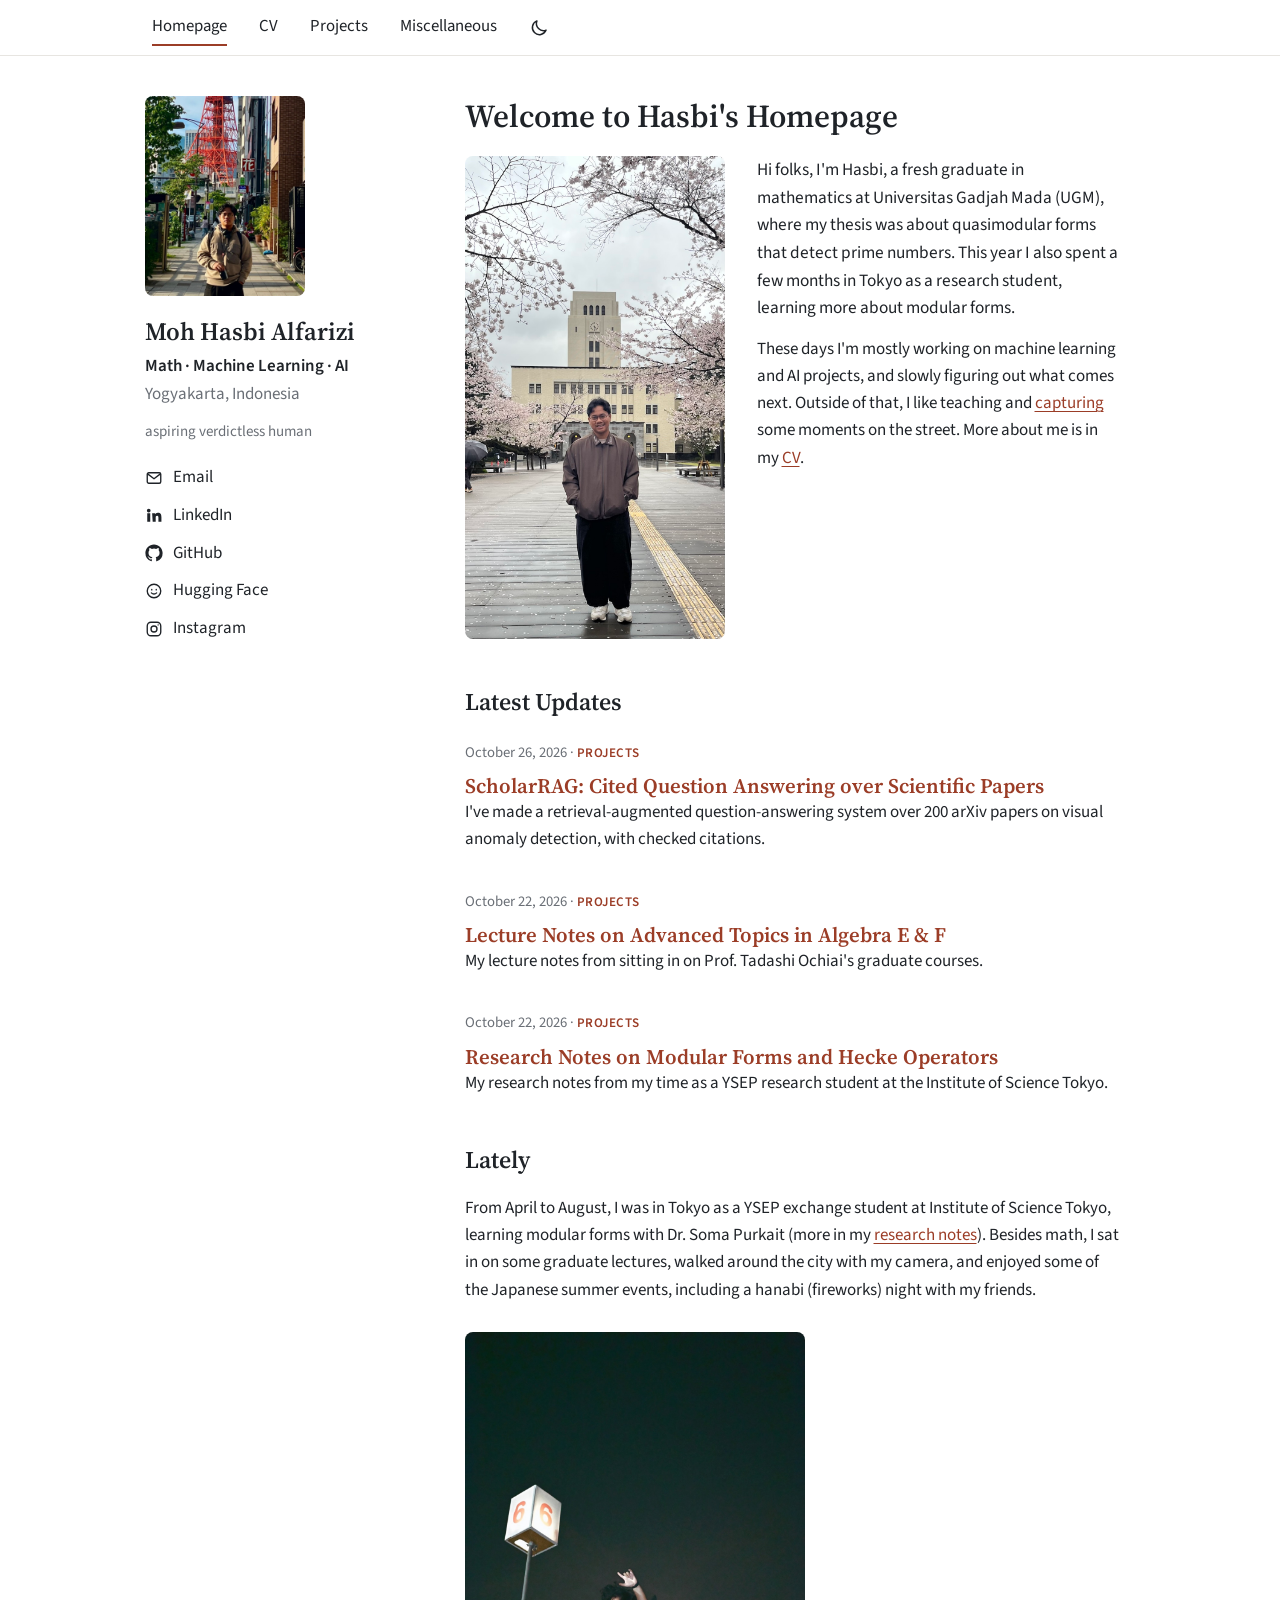
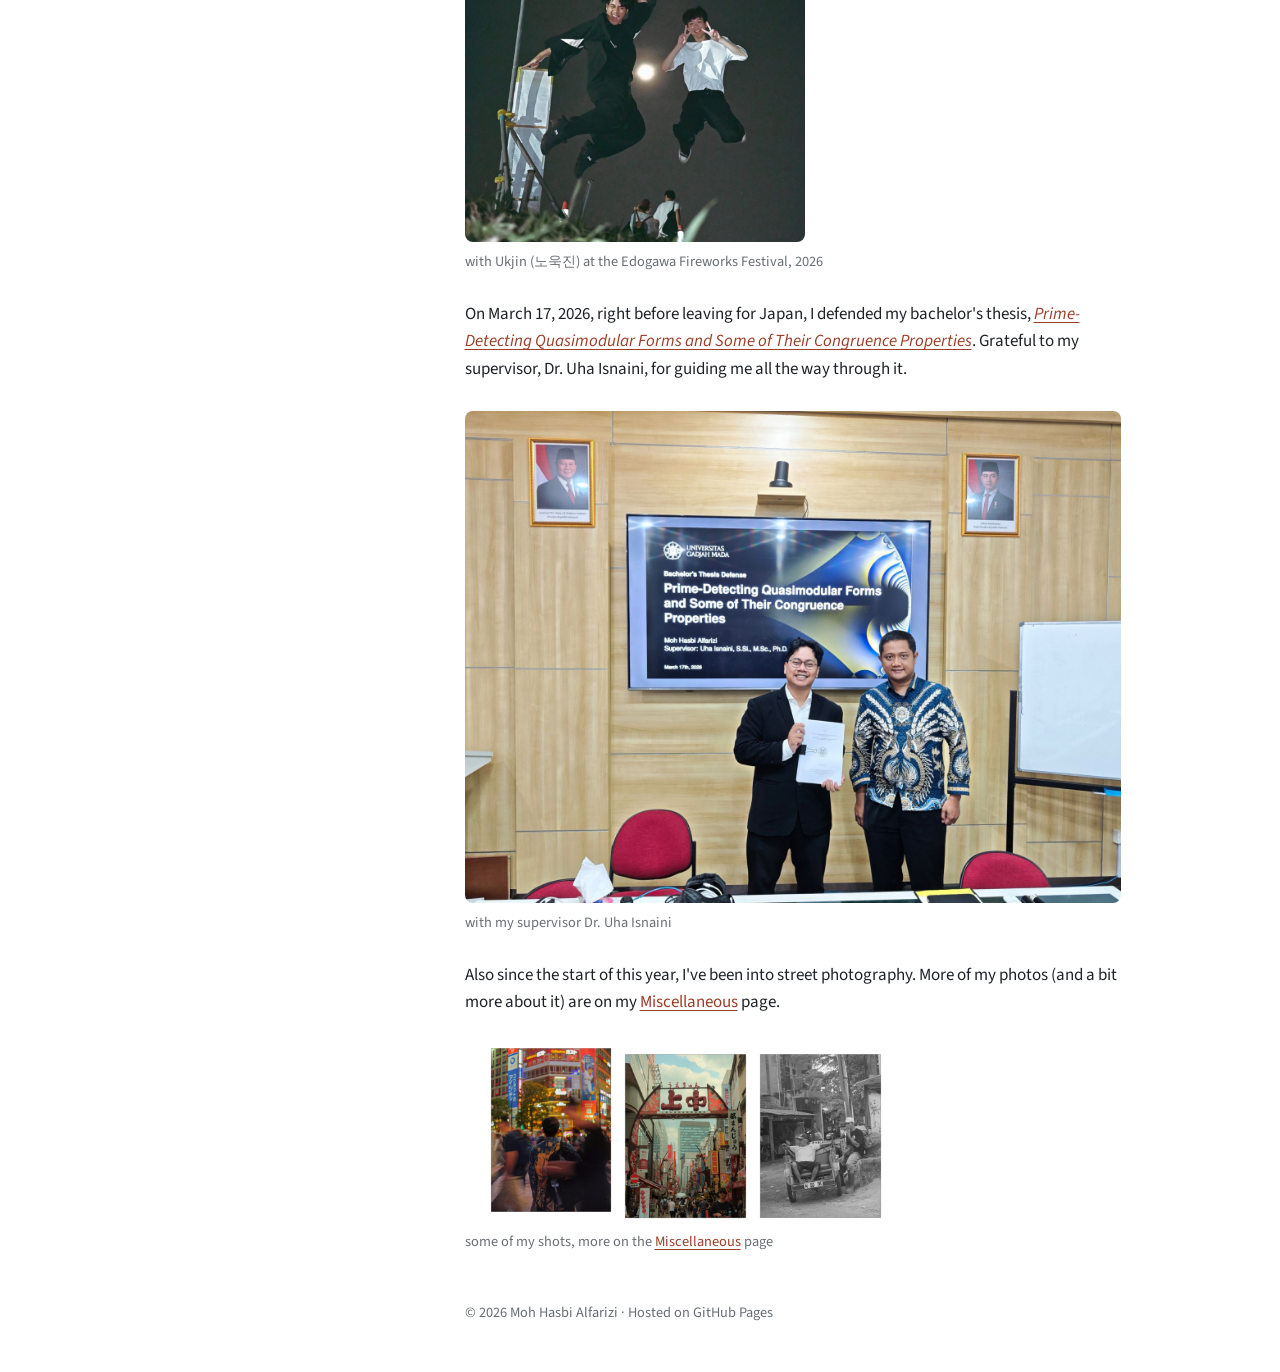
<file: index.html>
<!doctype html>
<html lang="en">
<head>
  <meta charset="utf-8">
  <meta name="viewport" content="width=device-width, initial-scale=1">
  <title>Homepage | Hasbi's Page</title>
  <meta name="description" content="Portfolio of Moh Hasbi Alfarizi, a Mathematics graduate from Universitas Gadjah Mada working on data, machine learning and AI.">
  <meta name="author" content="Moh Hasbi Alfarizi">
  <meta name="color-scheme" content="light dark">

  <!-- Preview card when the link is shared on LinkedIn, WhatsApp, etc. -->
  <meta property="og:type" content="website">
  <meta property="og:url" content="https://peanut2butter9.github.io/">
  <meta property="og:title" content="Hasbi's Page">
  <meta property="og:description" content="Mathematics graduate from UGM. Projects in data, machine learning and AI.">
  <meta property="og:image" content="https://peanut2butter9.github.io/assets/img/profile.jpg?v=2">
  <meta name="twitter:card" content="summary">

  <link rel="icon" href="assets/img/favicon.svg" type="image/svg+xml">
  <link rel="preconnect" href="https://fonts.googleapis.com">
  <link rel="preconnect" href="https://fonts.gstatic.com" crossorigin>
  <link href="https://fonts.googleapis.com/css2?family=Source+Sans+3:wght@400;600&family=Source+Serif+4:opsz,wght@8..60,600&display=swap" rel="stylesheet">
  <link rel="stylesheet" href="assets/css/style.css?v=3">

  <!-- Apply the saved light/dark choice before the page paints -->
  <script>
    try {
      var t = localStorage.getItem("theme");
      if (t === "light" || t === "dark") document.documentElement.setAttribute("data-theme", t);
    } catch (e) {}
  </script>
</head>
<body>
  <!-- ============ NAVIGATION (top bar, same on every page) ============ -->
  <header class="site-nav">
    <nav class="nav-inner" aria-label="Main">
      <ul class="nav-links">
        <li><a href="index.html" aria-current="page">Homepage</a></li>
        <li><a href="cv.html">CV</a></li>
        <li><a href="projects.html">Projects</a></li>
        <li><a href="misc.html">Miscellaneous</a></li>
      </ul>
      <button class="theme-toggle" type="button" aria-label="Switch light/dark mode">
        <svg class="icon-moon" viewBox="0 0 24 24" aria-hidden="true"><path d="M20.5 14.5A8.5 8.5 0 0 1 9.5 3.5a8.5 8.5 0 1 0 11 11z"/></svg>
        <svg class="icon-sun" viewBox="0 0 24 24" aria-hidden="true"><circle cx="12" cy="12" r="4.5"/><path d="M12 2v2.5M12 19.5V22M2 12h2.5M19.5 12H22M4.9 4.9l1.8 1.8M17.3 17.3l1.8 1.8M4.9 19.1l1.8-1.8M17.3 6.7l1.8-1.8"/></svg>
      </button>
    </nav>
  </header>

  <div class="layout">

    <!-- ============ PROFILE (left column, same on every page) ============ -->
    <aside class="profile">
      <img class="photo" src="assets/img/profile.jpg?v=2" width="800" height="1000" alt="Portrait of Moh Hasbi Alfarizi">
      <p class="name">Moh Hasbi Alfarizi</p>
      <p class="role">Math · Machine Learning · AI</p>
      <p class="muted">Yogyakarta, Indonesia</p>
      <p class="status">aspiring verdictless human</p>

      <ul class="links">
        <li><a href="mailto:hasbialfrz61@gmail.com"><svg class="icon" viewBox="0 0 24 24" aria-hidden="true"><rect x="3" y="5" width="18" height="14" rx="2"/><path d="m3.5 6.5 8.5 6.5 8.5-6.5"/></svg>Email</a></li>
        <li><a href="https://www.linkedin.com/in/mhasbiarz" target="_blank" rel="noopener"><svg class="icon fill" viewBox="0 0 24 24" aria-hidden="true"><path d="M4.98 3.5a2.5 2.5 0 1 1 0 5 2.5 2.5 0 0 1 0-5zM3 9.5h4V21H3zM9.5 9.5h3.8v1.6h.05c.53-1 1.83-2.05 3.77-2.05 4.03 0 4.78 2.65 4.78 6.1V21h-4v-5.1c0-1.22-.02-2.78-1.7-2.78-1.7 0-1.95 1.32-1.95 2.69V21h-4z"/></svg>LinkedIn</a></li>
        <li><a href="https://github.com/Peanut2Butter9" target="_blank" rel="noopener"><svg class="icon fill" viewBox="0 0 24 24" aria-hidden="true"><path d="M12 .5C5.65.5.5 5.65.5 12a11.5 11.5 0 0 0 7.86 10.92c.58.1.79-.25.79-.56v-2c-3.2.7-3.87-1.37-3.87-1.37-.53-1.33-1.28-1.69-1.28-1.69-1.05-.71.08-.7.08-.7 1.15.08 1.76 1.19 1.76 1.19 1.03 1.76 2.7 1.25 3.36.96.1-.75.4-1.25.73-1.54-2.56-.29-5.24-1.28-5.24-5.69 0-1.26.45-2.29 1.18-3.1-.12-.29-.51-1.46.11-3.05 0 0 .97-.31 3.17 1.18a11 11 0 0 1 5.77 0c2.2-1.49 3.17-1.18 3.17-1.18.63 1.59.23 2.76.11 3.05.74.81 1.18 1.84 1.18 3.1 0 4.42-2.69 5.39-5.25 5.68.41.36.78 1.06.78 2.14v3.17c0 .31.21.67.8.56A11.5 11.5 0 0 0 23.5 12C23.5 5.65 18.35.5 12 .5z"/></svg>GitHub</a></li>
        <li><a href="https://huggingface.co/peanut2butter9" target="_blank" rel="noopener"><svg class="icon" viewBox="0 0 24 24" aria-hidden="true"><circle cx="12" cy="12" r="9"/><path d="M9 10v.5M15 10v.5M8.5 14.5c1.9 2 5.1 2 7 0"/></svg>Hugging Face</a></li>
        <li><a href="https://www.instagram.com/mhasbi_alfarizi/" target="_blank" rel="noopener"><svg class="icon" viewBox="0 0 24 24" aria-hidden="true"><rect x="3" y="3" width="18" height="18" rx="5"/><circle cx="12" cy="12" r="4"/><path d="M17.5 6.5v.01"/></svg>Instagram</a></li>
      </ul>
    </aside>

    <main class="content">

      <!-- ============ WELCOME ============ -->
      <h1 class="page-title">Welcome to Hasbi's Homepage</h1>

      <!-- Photo on the left, About Me on the right (stacked on phones) -->
      <div class="intro">
        <figure class="photo-figure portrait">
          <img src="assets/img/home/honkan.jpg" width="862" height="1600" alt="Hasbi standing under cherry blossoms in front of the Honkan, the main building of Institute of Science Tokyo">
        </figure>

        <!-- ============ ABOUT ME ============ -->
        <div class="article">
          <p class="lead">
            Hi folks, I'm Hasbi, a fresh graduate in mathematics at Universitas Gadjah Mada (UGM), where my thesis
            was about quasimodular forms that detect prime numbers. This year I also spent a few months in Tokyo as
            a research student, learning more about modular forms.
          </p>
          <p>
            These days I'm mostly working on machine learning and AI projects, and slowly figuring out what comes
            next. Outside of that, I like teaching and <a href="misc.html">capturing</a> some moments on the street.
            More about me is in my <a href="cv.html">CV</a>.
          </p>
        </div>
      </div>

      <!-- ============ LATEST UPDATES (newest first) ============ -->
      <h2 class="updates-title">Latest Updates</h2>
      <ul class="post-list">
        <li class="post">
          <p class="post-meta">October 26, 2026 · <a class="tag" href="projects.html">Projects</a></p>
          <h3 class="post-title"><a href="projects/scholarrag.html">ScholarRAG: Cited Question Answering over Scientific Papers</a></h3>
          <p>I've made a retrieval-augmented question-answering system over 200 arXiv papers on visual anomaly detection, with checked citations.</p>
        </li>
        <li class="post">
          <p class="post-meta">October 22, 2026 · <a class="tag" href="projects.html">Projects</a></p>
          <h3 class="post-title"><a href="projects/advanced-topics-in-algebra-notes.html">Lecture Notes on Advanced Topics in Algebra E &amp; F</a></h3>
          <p>My lecture notes from sitting in on Prof. Tadashi Ochiai's graduate courses.</p>
        </li>
        <li class="post">
          <p class="post-meta">October 22, 2026 · <a class="tag" href="projects.html">Projects</a></p>
          <h3 class="post-title"><a href="projects/modular-forms-research-notes.html">Research Notes on Modular Forms and Hecke Operators</a></h3>
          <p>My research notes from my time as a YSEP research student at the Institute of Science Tokyo.</p>
        </li>
      </ul>

      <!-- ============ LATELY (newest first) ============ -->
      <h2 class="updates-title">Lately</h2>
      <div class="article">
        <p>
          From April to August, I was in Tokyo as a YSEP exchange student at Institute of Science Tokyo, learning
          modular forms with Dr. Soma Purkait (more in my <a href="projects/modular-forms-research-notes.html">research notes</a>).
          Besides math, I sat in on some graduate lectures, walked around the city with my camera, and enjoyed some
          of the Japanese summer events, including a hanabi (fireworks) night with my friends.
        </p>
        <figure class="photo-figure portrait">
          <img src="assets/img/home/hanabi-with-ukjin.jpg" width="1066" height="1600" alt="Hasbi and Ukjin jumping at night with the moon behind them at the Edogawa Fireworks Festival">
          <figcaption>with Ukjin (노욱진) at the Edogawa Fireworks Festival, 2026</figcaption>
        </figure>

        <p>
          On March 17, 2026, right before leaving for Japan, I defended my bachelor's thesis,
          <a href="https://etd.repository.ugm.ac.id/penelitian/detail/286166" target="_blank" rel="noopener"><em>Prime-Detecting Quasimodular Forms and Some of Their Congruence Properties</em></a>.
          Grateful to my supervisor, Dr. Uha Isnaini, for guiding me all the way through it.
        </p>
        <figure class="photo-figure">
          <img src="assets/img/home/thesis-defense.jpg" width="1600" height="1200" alt="Hasbi holding his thesis next to his supervisor Dr. Uha Isnaini, in front of the thesis defense title slide">
          <figcaption>with my supervisor Dr. Uha Isnaini</figcaption>
        </figure>

        <p>
          Also since the start of this year, I've been into street photography. More of my photos (and a bit more
          about it) are on my <a href="misc.html">Miscellaneous</a> page.
        </p>
        <figure class="photo-figure">
          <ul class="photo-row">
            <li><a href="misc.html"><img src="assets/img/photography/street-01.jpg" width="720" height="960" alt="A crowd crossing at Shibuya at night, one man standing still"></a></li>
            <li><a href="misc.html"><img src="assets/img/photography/street-05.jpg" width="720" height="960" alt="A shopping street gate in Ueno with shoppers below"></a></li>
            <li><a href="misc.html"><img src="assets/img/photography/street-06.jpg" width="720" height="960" alt="Black and white: two men resting on a becak by the road"></a></li>
          </ul>
          <figcaption>some of my shots, more on the <a href="misc.html">Miscellaneous</a> page</figcaption>
        </figure>
      </div>

      <footer class="site-footer">
        <p>© 2026 Moh Hasbi Alfarizi · Hosted on GitHub Pages</p>
      </footer>
    </main>

  </div>

  <script src="assets/js/theme.js"></script>

  <!-- Visitor statistics (only visible in the GoatCounter dashboard) -->
  <script data-goatcounter="https://peanut2butter9.goatcounter.com/count" async src="https://gc.zgo.at/count.js"></script>
</body>
</html>
</file>
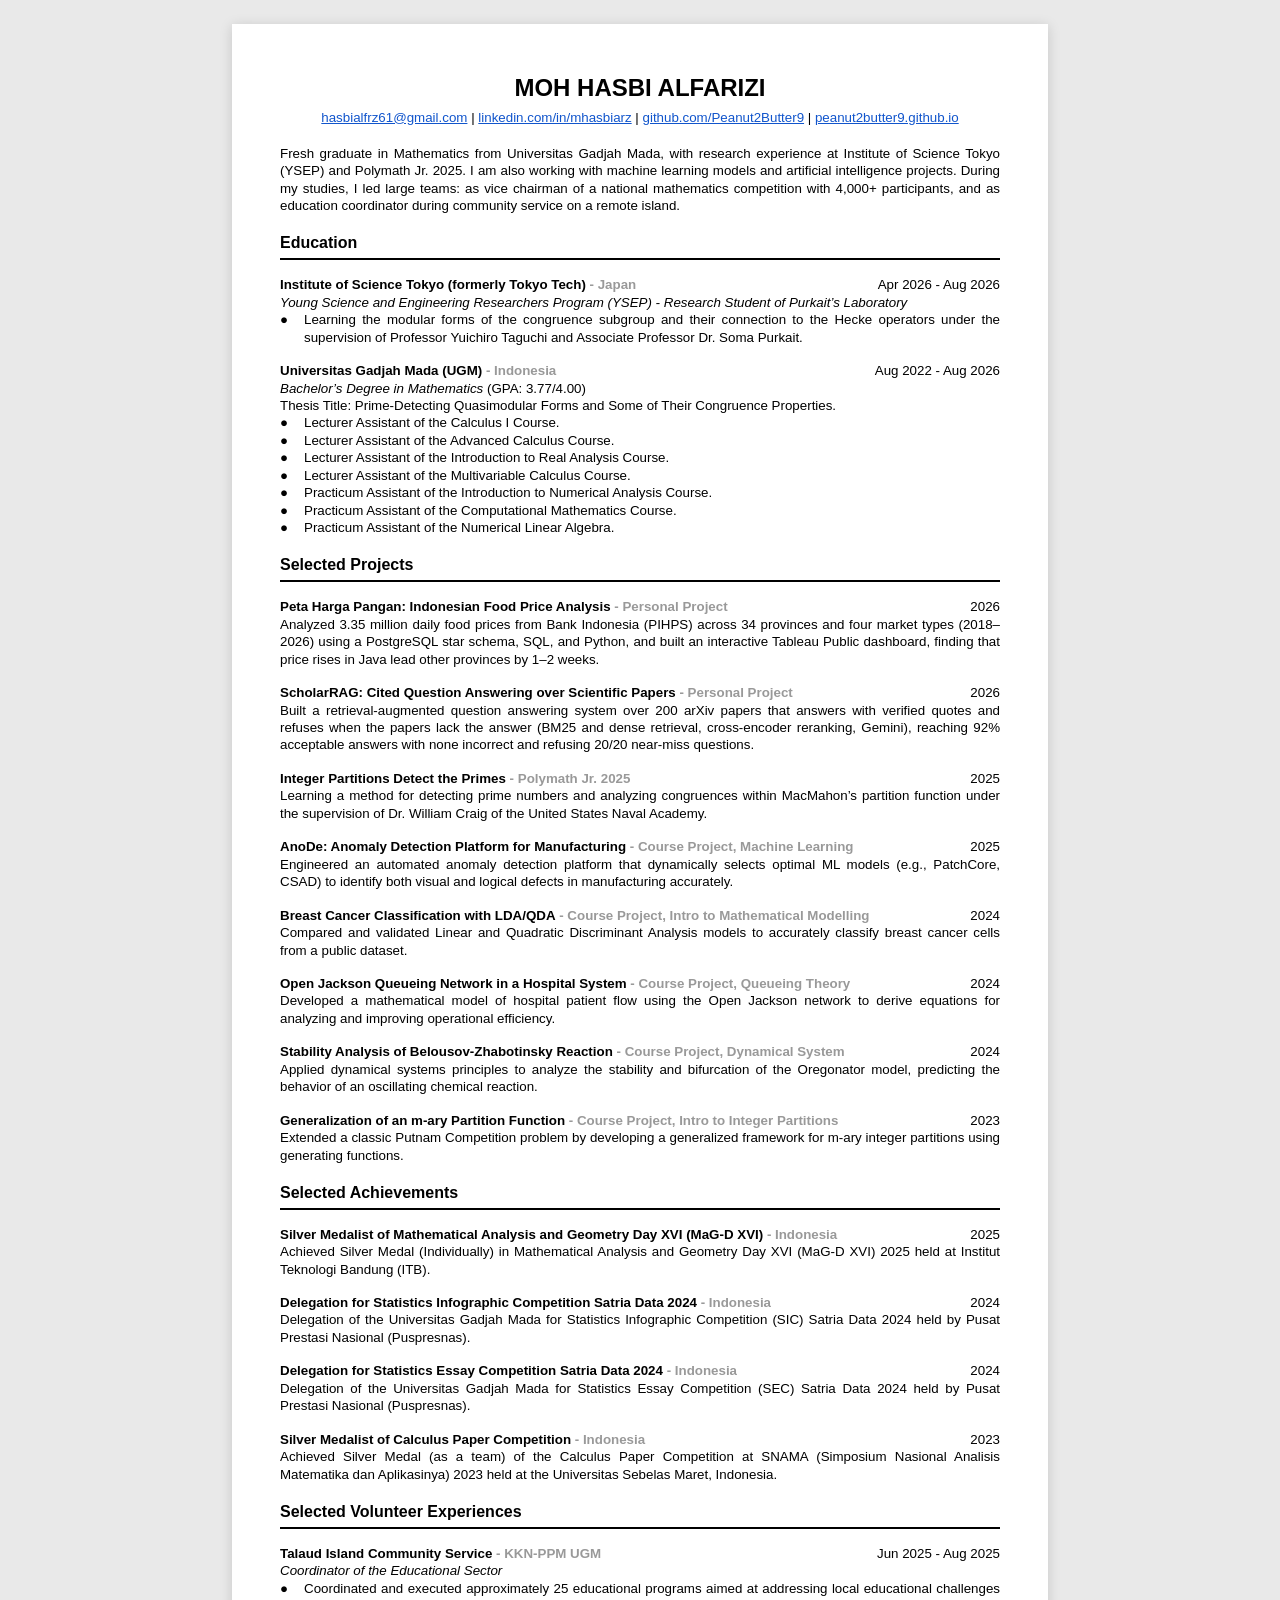
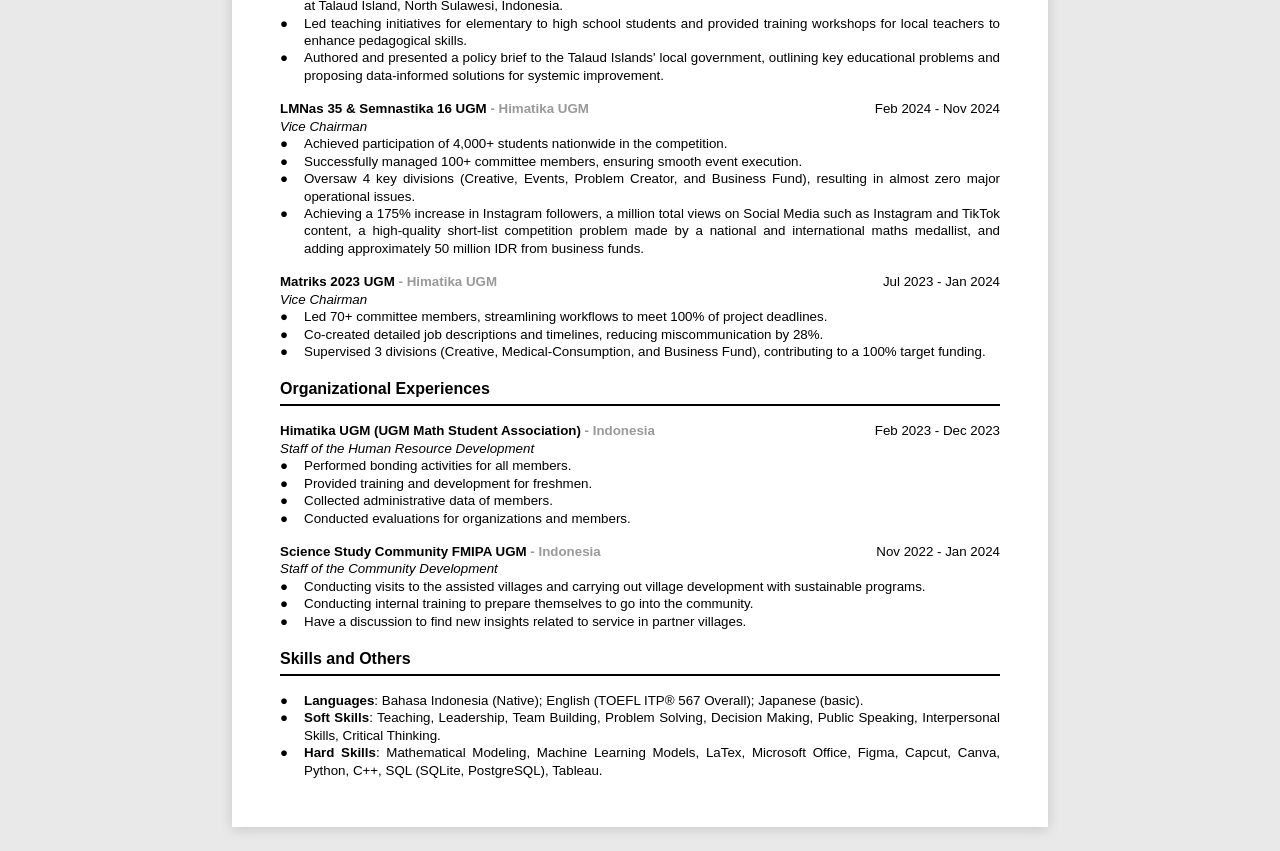
<file: cv-pdf.html>
<!doctype html>
<html lang="en">
<head>
  <meta charset="utf-8">
  <meta name="viewport" content="width=device-width, initial-scale=1">
  <title>CV - Moh Hasbi Alfarizi</title>

  <!--
    Source of assets/Moh-Hasbi-Alfarizi-CV.pdf.
    After editing: open this file (cv-pdf.html) in Chrome, press Cmd + P, choose "Save as PDF",
    turn off "Headers and footers", and save over assets/Moh-Hasbi-Alfarizi-CV.pdf.
  -->
  <style>
    @page { size: Letter; margin: 0.5in; }

    body {
      margin: 0;
      font-family: Arial, Helvetica, sans-serif;
      font-size: 10pt;
      line-height: 1.31;
      color: #000;
      -webkit-print-color-adjust: exact;
      print-color-adjust: exact;
    }

    a { color: inherit; text-decoration: none; }
    p, ul, h1, h2 { margin: 0; }

    /* ---- Header ---- */
    h1 { text-align: center; font-size: 18pt; font-weight: 700; }
    .contact { text-align: center; margin-top: 4pt; }
    .contact a { color: #1155cc; text-decoration: underline; }
    .summary { margin-top: 14pt; text-align: justify; }

    /* ---- Sections ---- */
    h2 {
      font-size: 12pt; font-weight: 700;
      margin-top: 14pt; padding-bottom: 3pt;
      border-bottom: 1.5pt solid #000;
      break-after: avoid;
    }
    .entry { margin-top: 12pt; break-inside: avoid; }
    .entry-head { display: flex; justify-content: space-between; gap: 12pt; }
    .entry-head .title { font-weight: 700; }
    .entry-head .where { font-weight: 700; color: #999; }
    .entry-head .date { white-space: nowrap; }
    .role { font-style: italic; }
    .desc { text-align: justify; }

    /* Bullets like Google Docs: dot at the margin, text indented 0.25in */
    ul { list-style: none; padding: 0; }
    li { position: relative; padding-left: 0.25in; text-align: justify; }
    li::before { content: "\25CF"; position: absolute; left: 0; }
    .skills { margin-top: 12pt; }

    /* On screen, show it like a sheet of paper */
    @media screen {
      html { background: #e9e9e9; }
      body { max-width: 7.5in; margin: 24px auto; padding: 0.5in; background: #fff; box-shadow: 0 2px 12px rgba(0, 0, 0, 0.15); }
    }
  </style>
</head>
<body>

  <!-- ============ HEADER ============ -->
  <h1>MOH HASBI ALFARIZI</h1>
  <p class="contact">
    <a href="mailto:hasbialfrz61@gmail.com">hasbialfrz61@gmail.com</a> |
    <a href="https://www.linkedin.com/in/mhasbiarz">linkedin.com/in/mhasbiarz</a> |
    <a href="https://github.com/Peanut2Butter9">github.com/Peanut2Butter9</a> |
    <a href="https://peanut2butter9.github.io">peanut2butter9.github.io</a>
  </p>
  <p class="summary">
    Fresh graduate in Mathematics from Universitas Gadjah Mada, with research experience at Institute of Science Tokyo
    (YSEP) and Polymath Jr. 2025. I am also working with machine learning models and artificial intelligence projects. During
    my studies, I led large teams: as vice chairman of a national mathematics competition with 4,000+ participants, and as
    education coordinator during community service on a remote island.
  </p>

  <!-- ============ EDUCATION ============ -->
  <h2>Education</h2>

  <div class="entry">
    <div class="entry-head">
      <p><span class="title">Institute of Science Tokyo (formerly Tokyo Tech)</span> <span class="where">- Japan</span></p>
      <p class="date">Apr 2026 - Aug 2026</p>
    </div>
    <p class="role">Young Science and Engineering Researchers Program (YSEP) - Research Student of Purkait’s Laboratory</p>
    <ul>
      <li>Learning the modular forms of the congruence subgroup and their connection to the Hecke operators under the supervision of Professor Yuichiro Taguchi and Associate Professor Dr. Soma Purkait.</li>
    </ul>
  </div>

  <div class="entry">
    <div class="entry-head">
      <p><span class="title">Universitas Gadjah Mada (UGM)</span> <span class="where">- Indonesia</span></p>
      <p class="date">Aug 2022 - Aug 2026</p>
    </div>
    <p><span class="role">Bachelor’s Degree in Mathematics</span> (GPA: 3.77/4.00)</p>
    <p>Thesis Title: <a href="https://etd.repository.ugm.ac.id/penelitian/detail/286166">Prime-Detecting Quasimodular Forms and Some of Their Congruence Properties.</a></p>
    <ul>
      <li>Lecturer Assistant of the Calculus I Course.</li>
      <li>Lecturer Assistant of the Advanced Calculus Course.</li>
      <li>Lecturer Assistant of the Introduction to Real Analysis Course.</li>
      <li>Lecturer Assistant of the Multivariable Calculus Course.</li>
      <li>Practicum Assistant of the Introduction to Numerical Analysis Course.</li>
      <li>Practicum Assistant of the Computational Mathematics Course.</li>
      <li>Practicum Assistant of the Numerical Linear Algebra.</li>
    </ul>
  </div>

  <!-- ============ SELECTED PROJECTS ============ -->
  <h2>Selected Projects</h2>

  <div class="entry">
    <div class="entry-head">
      <p><a class="title" href="https://github.com/Peanut2Butter9/peta-harga-pangan">Peta Harga Pangan: Indonesian Food Price Analysis</a> <span class="where">- Personal Project</span></p>
      <p class="date">2026</p>
    </div>
    <p class="desc">Analyzed 3.35 million daily food prices from Bank Indonesia (PIHPS) across 34 provinces and four market types (2018–2026) using a PostgreSQL star schema, SQL, and Python, and built an interactive Tableau Public dashboard, finding that price rises in Java lead other provinces by 1–2 weeks.</p>
  </div>

  <div class="entry">
    <div class="entry-head">
      <p><a class="title" href="https://github.com/Peanut2Butter9/scholar-rag">ScholarRAG: Cited Question Answering over Scientific Papers</a> <span class="where">- Personal Project</span></p>
      <p class="date">2026</p>
    </div>
    <p class="desc">Built a retrieval-augmented question answering system over 200 arXiv papers that answers with verified quotes and refuses when the papers lack the answer (BM25 and dense retrieval, cross-encoder reranking, Gemini), reaching 92% acceptable answers with none incorrect and refusing 20/20 near-miss questions.</p>
  </div>

  <div class="entry">
    <div class="entry-head">
      <p><span class="title">Integer Partitions Detect the Primes</span> <span class="where">- Polymath Jr. 2025</span></p>
      <p class="date">2025</p>
    </div>
    <p class="desc">Learning a method for detecting prime numbers and analyzing congruences within MacMahon’s partition function under the supervision of Dr. William Craig of the United States Naval Academy.</p>
  </div>

  <div class="entry">
    <div class="entry-head">
      <p><a class="title" href="https://github.com/Peanut2Butter9/anode">AnoDe: Anomaly Detection Platform for Manufacturing</a> <span class="where">- Course Project, Machine Learning</span></p>
      <p class="date">2025</p>
    </div>
    <p class="desc">Engineered an automated anomaly detection platform that dynamically selects optimal ML models (e.g., PatchCore, CSAD) to identify both visual and logical defects in manufacturing accurately.</p>
  </div>

  <div class="entry">
    <div class="entry-head">
      <p><a class="title" href="https://github.com/Peanut2Butter9/breast-cancer-lda-qda">Breast Cancer Classification with LDA/QDA</a> <span class="where">- Course Project, Intro to Mathematical Modelling</span></p>
      <p class="date">2024</p>
    </div>
    <p class="desc">Compared and validated Linear and Quadratic Discriminant Analysis models to accurately classify breast cancer cells from a public dataset.</p>
  </div>

  <div class="entry">
    <div class="entry-head">
      <p><a class="title" href="https://github.com/Peanut2Butter9/open-jackson">Open Jackson Queueing Network in a Hospital System</a> <span class="where">- Course Project, Queueing Theory</span></p>
      <p class="date">2024</p>
    </div>
    <p class="desc">Developed a mathematical model of hospital patient flow using the Open Jackson network to derive equations for analyzing and improving operational efficiency.</p>
  </div>

  <div class="entry">
    <div class="entry-head">
      <p><a class="title" href="https://github.com/Peanut2Butter9/oregonator">Stability Analysis of Belousov-Zhabotinsky Reaction</a> <span class="where">- Course Project, Dynamical System</span></p>
      <p class="date">2024</p>
    </div>
    <p class="desc">Applied dynamical systems principles to analyze the stability and bifurcation of the Oregonator model, predicting the behavior of an oscillating chemical reaction.</p>
  </div>

  <div class="entry">
    <div class="entry-head">
      <p><span class="title">Generalization of an m-ary Partition Function</span> <span class="where">- Course Project, Intro to Integer Partitions</span></p>
      <p class="date">2023</p>
    </div>
    <p class="desc">Extended a classic Putnam Competition problem by developing a generalized framework for m-ary integer partitions using generating functions.</p>
  </div>

  <!-- ============ SELECTED ACHIEVEMENTS ============ -->
  <h2>Selected Achievements</h2>

  <div class="entry">
    <div class="entry-head">
      <p><span class="title">Silver Medalist of Mathematical Analysis and Geometry Day XVI (MaG-D XVI)</span> <span class="where">- Indonesia</span></p>
      <p class="date">2025</p>
    </div>
    <p class="desc">Achieved Silver Medal (Individually) in Mathematical Analysis and Geometry Day XVI (MaG-D XVI) 2025 held at Institut Teknologi Bandung (ITB).</p>
  </div>

  <div class="entry">
    <div class="entry-head">
      <p><span class="title">Delegation for Statistics Infographic Competition Satria Data 2024</span> <span class="where">- Indonesia</span></p>
      <p class="date">2024</p>
    </div>
    <p class="desc">Delegation of the Universitas Gadjah Mada for Statistics Infographic Competition (SIC) Satria Data 2024 held by Pusat Prestasi Nasional (Puspresnas).</p>
  </div>

  <div class="entry">
    <div class="entry-head">
      <p><span class="title">Delegation for Statistics Essay Competition Satria Data 2024</span> <span class="where">- Indonesia</span></p>
      <p class="date">2024</p>
    </div>
    <p class="desc">Delegation of the Universitas Gadjah Mada for Statistics Essay Competition (SEC) Satria Data 2024 held by Pusat Prestasi Nasional (Puspresnas).</p>
  </div>

  <div class="entry">
    <div class="entry-head">
      <p><span class="title">Silver Medalist of Calculus Paper Competition</span> <span class="where">- Indonesia</span></p>
      <p class="date">2023</p>
    </div>
    <p class="desc">Achieved Silver Medal (as a team) of the Calculus Paper Competition at SNAMA (Simposium Nasional Analisis Matematika dan Aplikasinya) 2023 held at the Universitas Sebelas Maret, Indonesia.</p>
  </div>

  <!-- ============ SELECTED VOLUNTEER EXPERIENCES ============ -->
  <h2>Selected Volunteer Experiences</h2>

  <div class="entry">
    <div class="entry-head">
      <p><span class="title">Talaud Island Community Service</span> <span class="where">- KKN-PPM UGM</span></p>
      <p class="date">Jun 2025 - Aug 2025</p>
    </div>
    <p class="role">Coordinator of the Educational Sector</p>
    <ul>
      <li>Coordinated and executed approximately 25 educational programs aimed at addressing local educational challenges at Talaud Island, North Sulawesi, Indonesia.</li>
      <li>Led teaching initiatives for elementary to high school students and provided training workshops for local teachers to enhance pedagogical skills.</li>
      <li>Authored and presented a policy brief to the Talaud Islands' local government, outlining key educational problems and proposing data-informed solutions for systemic improvement.</li>
    </ul>
  </div>

  <div class="entry">
    <div class="entry-head">
      <p><span class="title">LMNas 35 &amp; Semnastika 16 UGM</span> <span class="where">- Himatika UGM</span></p>
      <p class="date">Feb 2024 - Nov 2024</p>
    </div>
    <p class="role">Vice Chairman</p>
    <ul>
      <li>Achieved participation of 4,000+ students nationwide in the competition.</li>
      <li>Successfully managed 100+ committee members, ensuring smooth event execution.</li>
      <li>Oversaw 4 key divisions (Creative, Events, Problem Creator, and Business Fund), resulting in almost zero major operational issues.</li>
      <li>Achieving a 175% increase in Instagram followers, a million total views on Social Media such as Instagram and TikTok content, a high-quality short-list competition problem made by a national and international maths medallist, and adding approximately 50 million IDR from business funds.</li>
    </ul>
  </div>

  <div class="entry">
    <div class="entry-head">
      <p><span class="title">Matriks 2023 UGM</span> <span class="where">- Himatika UGM</span></p>
      <p class="date">Jul 2023 - Jan 2024</p>
    </div>
    <p class="role">Vice Chairman</p>
    <ul>
      <li>Led 70+ committee members, streamlining workflows to meet 100% of project deadlines.</li>
      <li>Co-created detailed job descriptions and timelines, reducing miscommunication by 28%.</li>
      <li>Supervised 3 divisions (Creative, Medical-Consumption, and Business Fund), contributing to a 100% target funding.</li>
    </ul>
  </div>

  <!-- ============ ORGANIZATIONAL EXPERIENCES ============ -->
  <h2>Organizational Experiences</h2>

  <div class="entry">
    <div class="entry-head">
      <p><span class="title">Himatika UGM (UGM Math Student Association)</span> <span class="where">- Indonesia</span></p>
      <p class="date">Feb 2023 - Dec 2023</p>
    </div>
    <p class="role">Staff of the Human Resource Development</p>
    <ul>
      <li>Performed bonding activities for all members.</li>
      <li>Provided training and development for freshmen.</li>
      <li>Collected administrative data of members.</li>
      <li>Conducted evaluations for organizations and members.</li>
    </ul>
  </div>

  <div class="entry">
    <div class="entry-head">
      <p><span class="title">Science Study Community FMIPA UGM</span> <span class="where">- Indonesia</span></p>
      <p class="date">Nov 2022 - Jan 2024</p>
    </div>
    <p class="role">Staff of the Community Development</p>
    <ul>
      <li>Conducting visits to the assisted villages and carrying out village development with sustainable programs.</li>
      <li>Conducting internal training to prepare themselves to go into the community.</li>
      <li>Have a discussion to find new insights related to service in partner villages.</li>
    </ul>
  </div>

  <!-- ============ SKILLS AND OTHERS ============ -->
  <h2>Skills and Others</h2>

  <ul class="skills">
    <li><strong>Languages</strong>: Bahasa Indonesia (Native); English (TOEFL ITP® 567 Overall); Japanese (basic).</li>
    <li><strong>Soft Skills</strong>: Teaching, Leadership, Team Building, Problem Solving, Decision Making, Public Speaking, Interpersonal Skills, Critical Thinking.</li>
    <li><strong>Hard Skills</strong>: Mathematical Modeling, Machine Learning Models, LaTex, Microsoft Office, Figma, Capcut, Canva, Python, C++, SQL (SQLite, PostgreSQL), Tableau.</li>
  </ul>

</body>
</html>
</file>
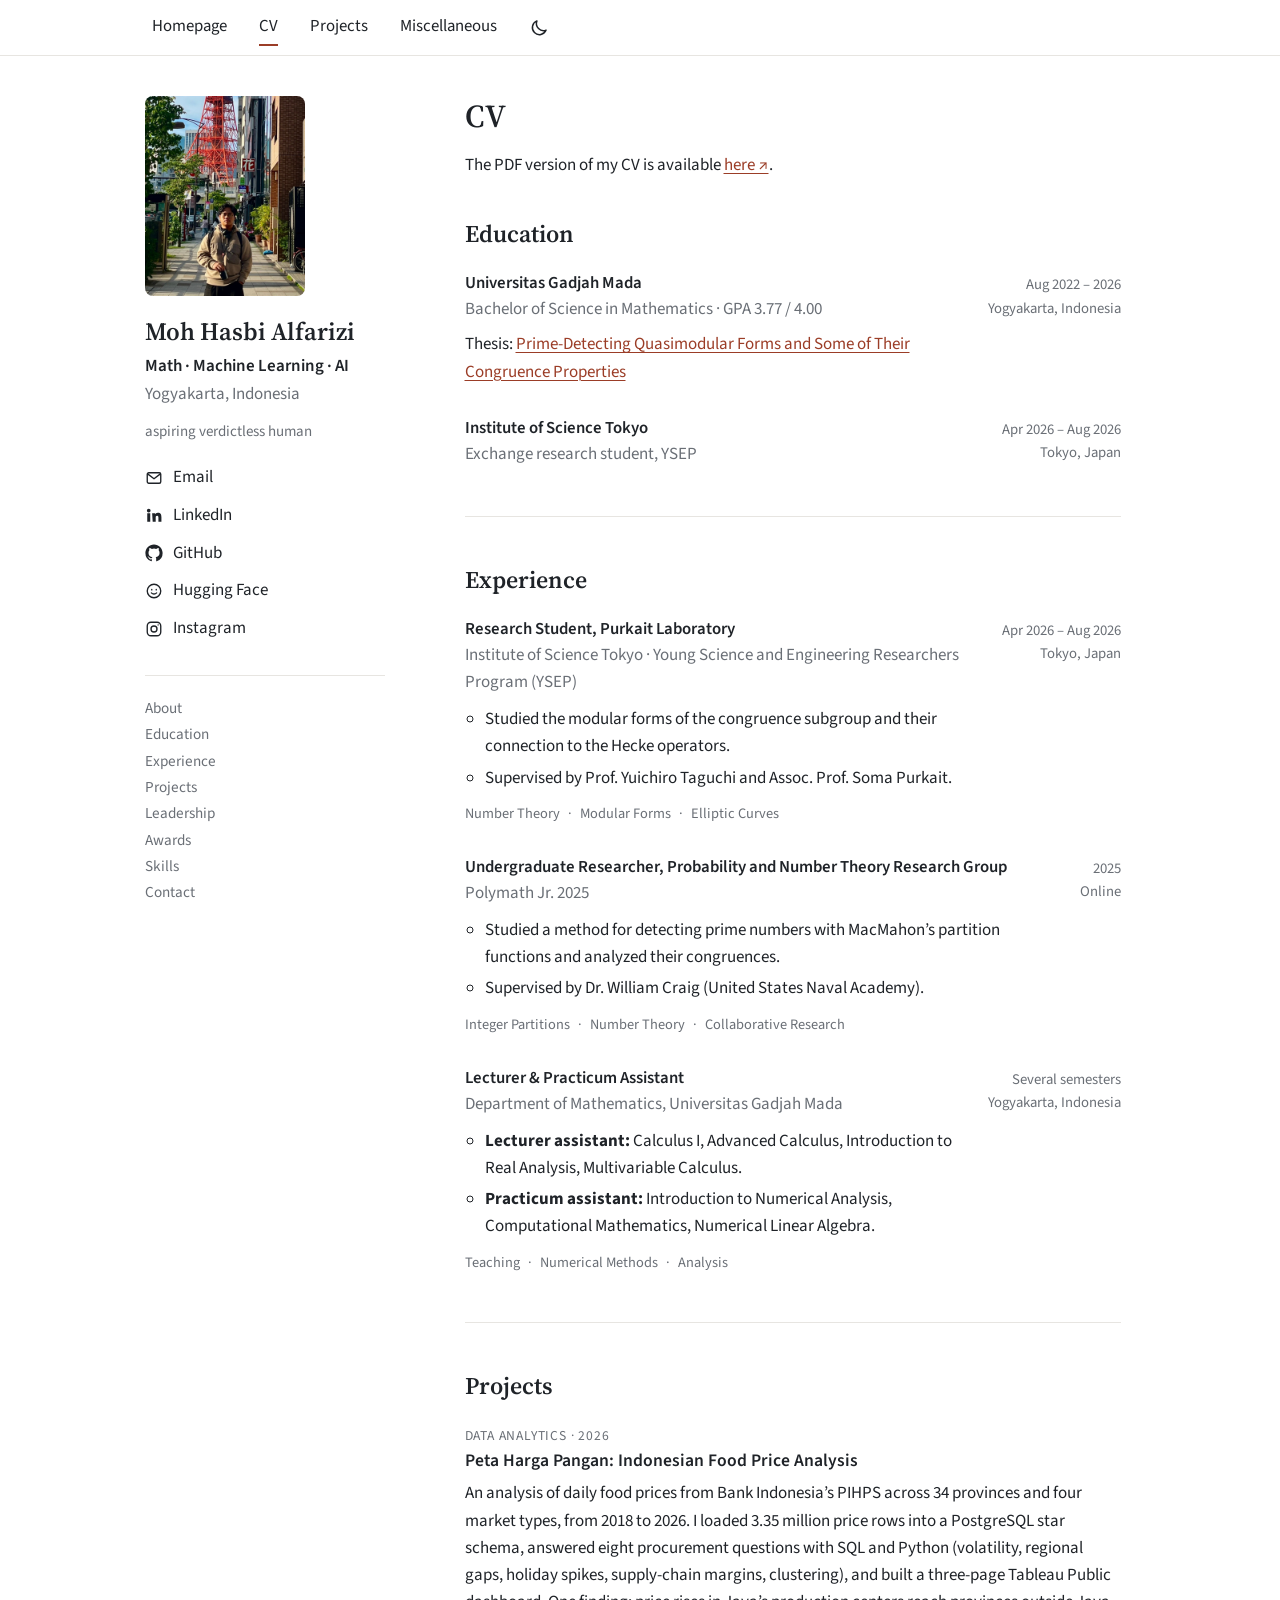
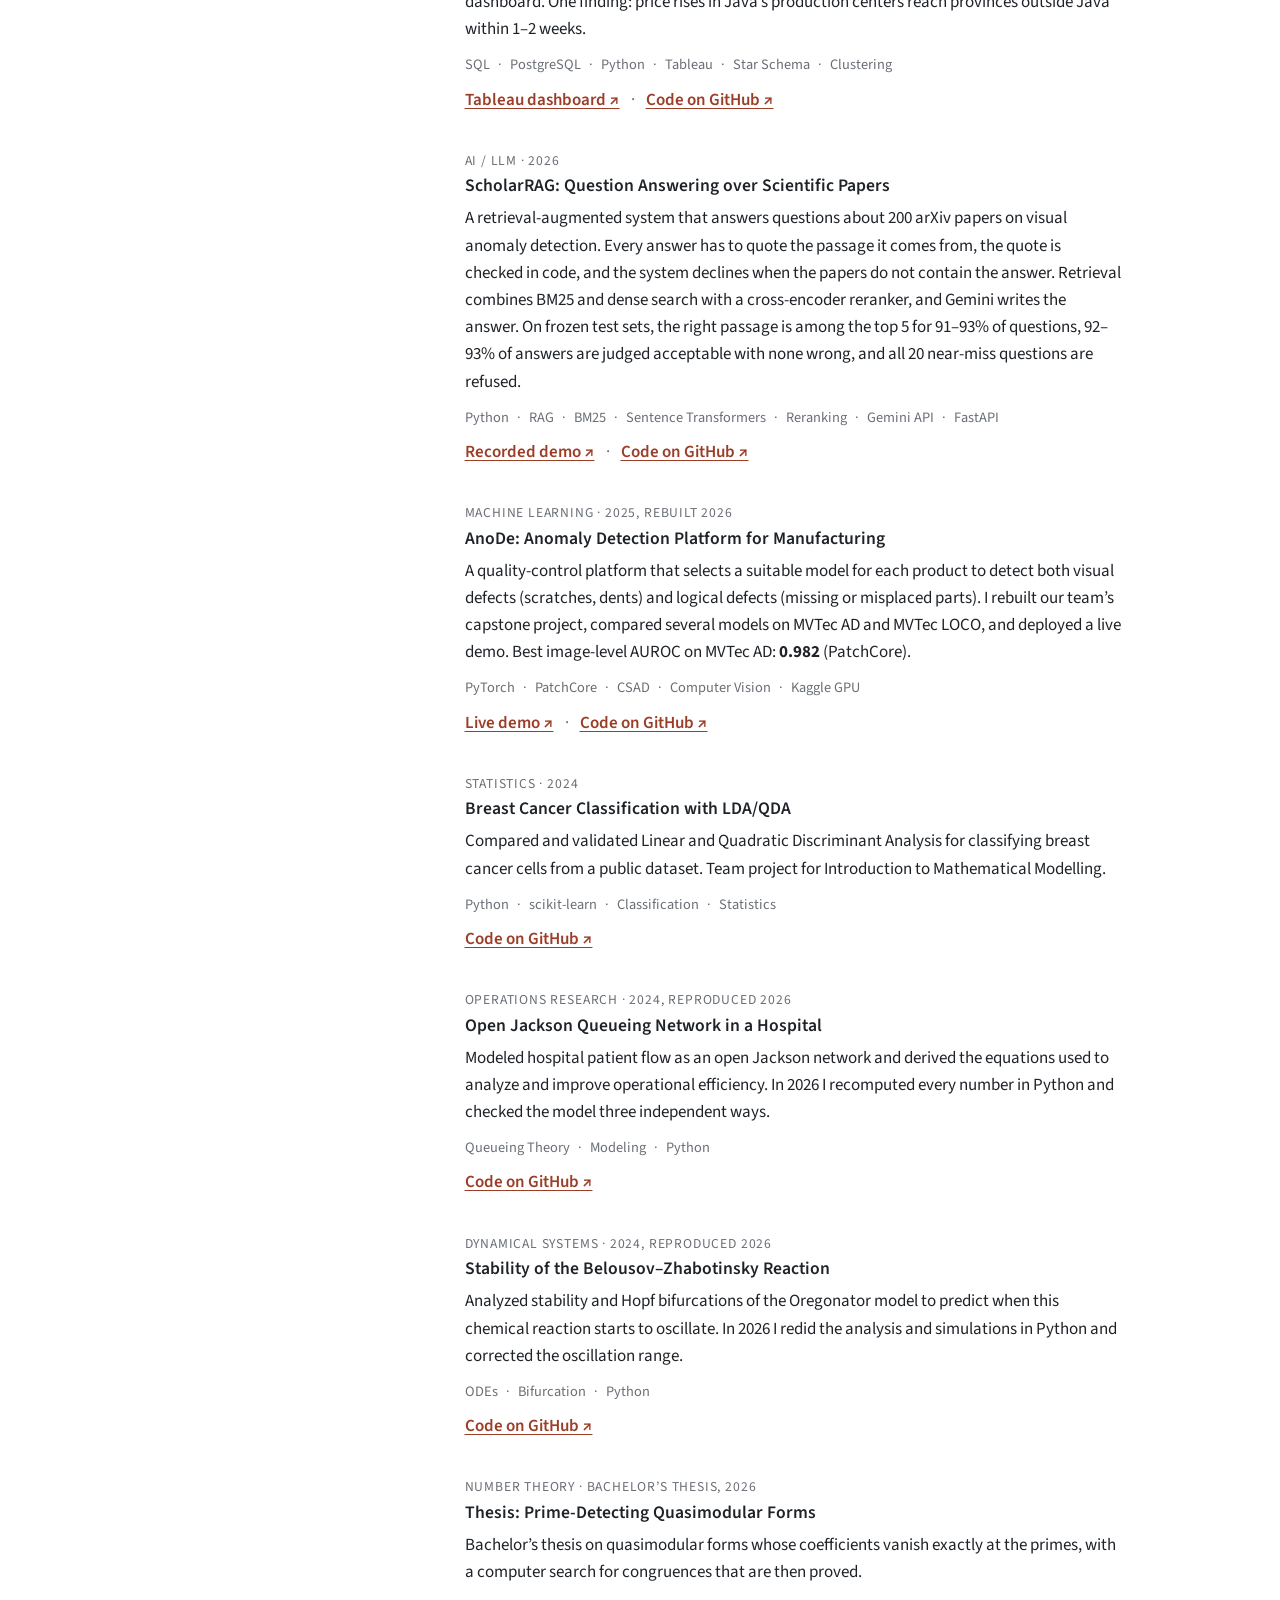
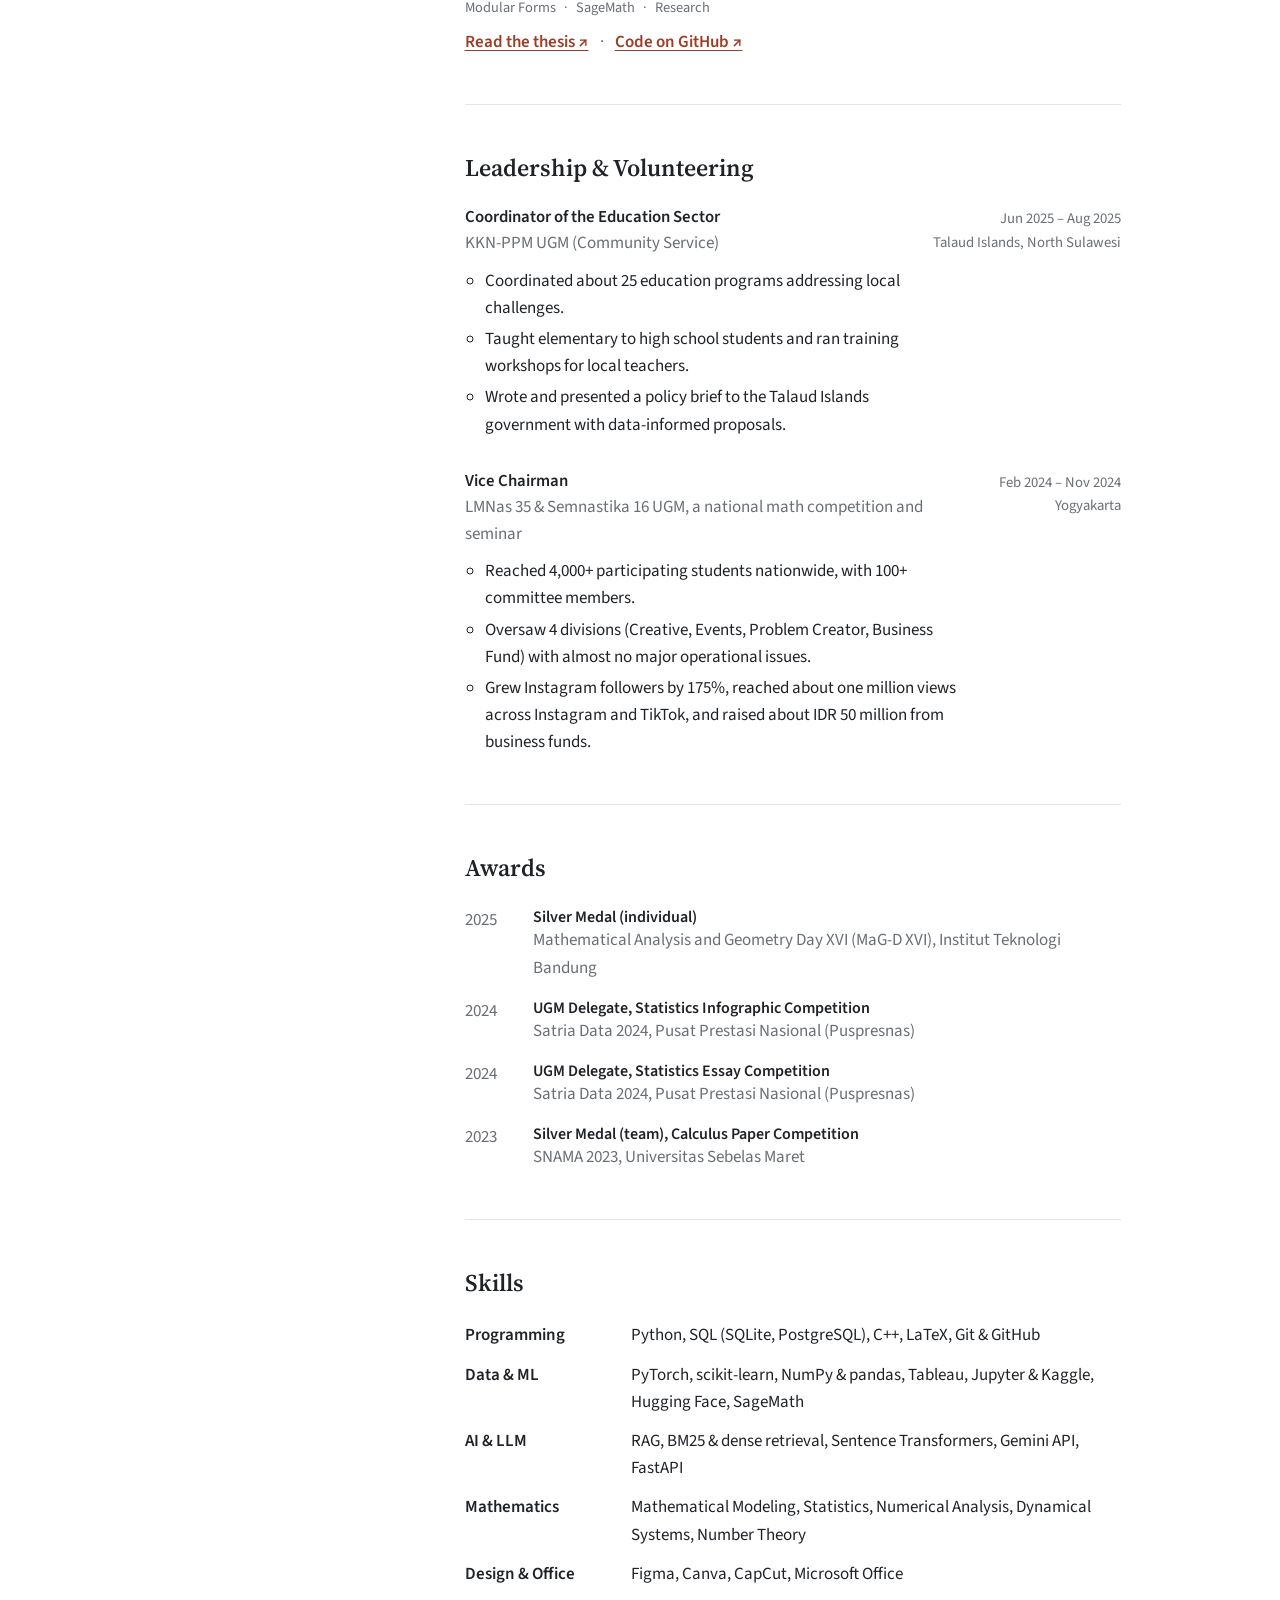
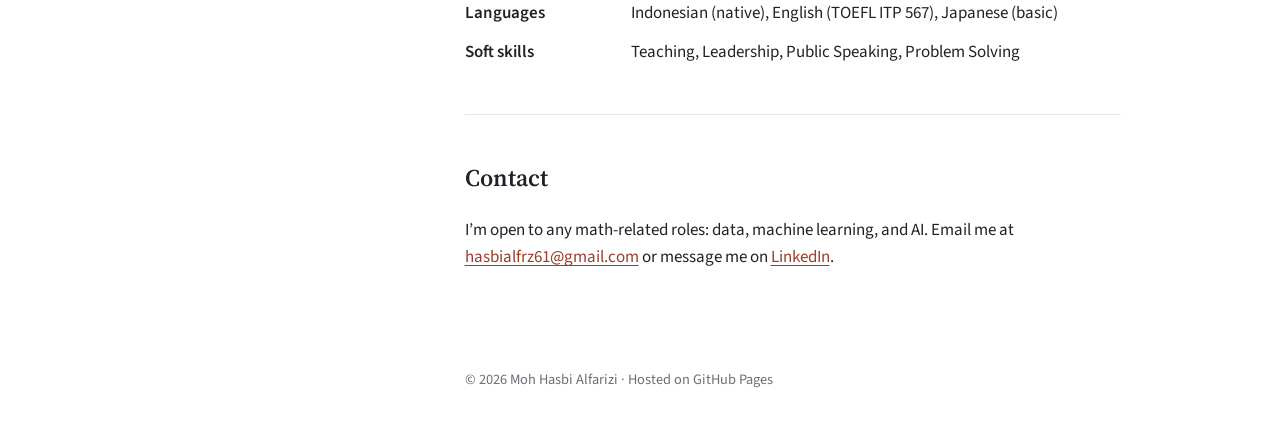
<file: cv.html>
<!doctype html>
<html lang="en">
<head>
  <meta charset="utf-8">
  <meta name="viewport" content="width=device-width, initial-scale=1">
  <title>CV | Hasbi's Page</title>
  <meta name="description" content="Portfolio of Moh Hasbi Alfarizi, a Mathematics graduate from Universitas Gadjah Mada working on data, machine learning and AI.">
  <meta name="author" content="Moh Hasbi Alfarizi">
  <meta name="color-scheme" content="light dark">

  <link rel="icon" href="assets/img/favicon.svg" type="image/svg+xml">
  <link rel="preconnect" href="https://fonts.googleapis.com">
  <link rel="preconnect" href="https://fonts.gstatic.com" crossorigin>
  <link href="https://fonts.googleapis.com/css2?family=Source+Sans+3:wght@400;600&family=Source+Serif+4:opsz,wght@8..60,600&display=swap" rel="stylesheet">
  <link rel="stylesheet" href="assets/css/style.css?v=3">

  <!-- Apply the saved light/dark choice before the page paints -->
  <script>
    try {
      var t = localStorage.getItem("theme");
      if (t === "light" || t === "dark") document.documentElement.setAttribute("data-theme", t);
    } catch (e) {}
  </script>
</head>
<body>
  <!-- ============ NAVIGATION (top bar, same on every page) ============ -->
  <header class="site-nav">
    <nav class="nav-inner" aria-label="Main">
      <ul class="nav-links">
        <li><a href="index.html">Homepage</a></li>
        <li><a href="cv.html" aria-current="page">CV</a></li>
        <li><a href="projects.html">Projects</a></li>
        <li><a href="misc.html">Miscellaneous</a></li>
      </ul>
      <button class="theme-toggle" type="button" aria-label="Switch light/dark mode">
        <svg class="icon-moon" viewBox="0 0 24 24" aria-hidden="true"><path d="M20.5 14.5A8.5 8.5 0 0 1 9.5 3.5a8.5 8.5 0 1 0 11 11z"/></svg>
        <svg class="icon-sun" viewBox="0 0 24 24" aria-hidden="true"><circle cx="12" cy="12" r="4.5"/><path d="M12 2v2.5M12 19.5V22M2 12h2.5M19.5 12H22M4.9 4.9l1.8 1.8M17.3 17.3l1.8 1.8M4.9 19.1l1.8-1.8M17.3 6.7l1.8-1.8"/></svg>
      </button>
    </nav>
  </header>

  <div class="layout">

    <!-- ============ PROFILE (left column, same on every page) ============ -->
    <aside class="profile">
      <img class="photo" src="assets/img/profile.jpg?v=2" width="800" height="1000" alt="Portrait of Moh Hasbi Alfarizi">
      <p class="name">Moh Hasbi Alfarizi</p>
      <p class="role">Math · Machine Learning · AI</p>
      <p class="muted">Yogyakarta, Indonesia</p>
      <p class="status">aspiring verdictless human</p>

      <ul class="links">
        <li><a href="mailto:hasbialfrz61@gmail.com"><svg class="icon" viewBox="0 0 24 24" aria-hidden="true"><rect x="3" y="5" width="18" height="14" rx="2"/><path d="m3.5 6.5 8.5 6.5 8.5-6.5"/></svg>Email</a></li>
        <li><a href="https://www.linkedin.com/in/mhasbiarz" target="_blank" rel="noopener"><svg class="icon fill" viewBox="0 0 24 24" aria-hidden="true"><path d="M4.98 3.5a2.5 2.5 0 1 1 0 5 2.5 2.5 0 0 1 0-5zM3 9.5h4V21H3zM9.5 9.5h3.8v1.6h.05c.53-1 1.83-2.05 3.77-2.05 4.03 0 4.78 2.65 4.78 6.1V21h-4v-5.1c0-1.22-.02-2.78-1.7-2.78-1.7 0-1.95 1.32-1.95 2.69V21h-4z"/></svg>LinkedIn</a></li>
        <li><a href="https://github.com/Peanut2Butter9" target="_blank" rel="noopener"><svg class="icon fill" viewBox="0 0 24 24" aria-hidden="true"><path d="M12 .5C5.65.5.5 5.65.5 12a11.5 11.5 0 0 0 7.86 10.92c.58.1.79-.25.79-.56v-2c-3.2.7-3.87-1.37-3.87-1.37-.53-1.33-1.28-1.69-1.28-1.69-1.05-.71.08-.7.08-.7 1.15.08 1.76 1.19 1.76 1.19 1.03 1.76 2.7 1.25 3.36.96.1-.75.4-1.25.73-1.54-2.56-.29-5.24-1.28-5.24-5.69 0-1.26.45-2.29 1.18-3.1-.12-.29-.51-1.46.11-3.05 0 0 .97-.31 3.17 1.18a11 11 0 0 1 5.77 0c2.2-1.49 3.17-1.18 3.17-1.18.63 1.59.23 2.76.11 3.05.74.81 1.18 1.84 1.18 3.1 0 4.42-2.69 5.39-5.25 5.68.41.36.78 1.06.78 2.14v3.17c0 .31.21.67.8.56A11.5 11.5 0 0 0 23.5 12C23.5 5.65 18.35.5 12 .5z"/></svg>GitHub</a></li>
        <li><a href="https://huggingface.co/peanut2butter9" target="_blank" rel="noopener"><svg class="icon" viewBox="0 0 24 24" aria-hidden="true"><circle cx="12" cy="12" r="9"/><path d="M9 10v.5M15 10v.5M8.5 14.5c1.9 2 5.1 2 7 0"/></svg>Hugging Face</a></li>
        <li><a href="https://www.instagram.com/mhasbi_alfarizi/" target="_blank" rel="noopener"><svg class="icon" viewBox="0 0 24 24" aria-hidden="true"><rect x="3" y="3" width="18" height="18" rx="5"/><circle cx="12" cy="12" r="4"/><path d="M17.5 6.5v.01"/></svg>Instagram</a></li>
      </ul>

      <nav class="toc" aria-label="Sections">
        <a href="#about">About</a>
        <a href="#education">Education</a>
        <a href="#experience">Experience</a>
        <a href="#projects">Projects</a>
        <a href="#leadership">Leadership</a>
        <a href="#awards">Awards</a>
        <a href="#skills">Skills</a>
        <a href="#contact">Contact</a>
      </nav>
    </aside>

    <main class="content">

      <!-- ============ PAGE TITLE ============ -->
      <h1 class="page-title">CV</h1>
      <p class="pdf-note">The PDF version of my CV is available <a data-goatcounter-click="download-cv-pdf" href="assets/Moh-Hasbi-Alfarizi-CV.pdf?v=5" target="_blank" rel="noopener">here ↗</a>.</p>

      <!-- ============ ABOUT ============ -->
      <!-- <section id="about">
        <h2>About</h2>
        <p class="lead">
          I am a fresh graduate in Mathematics from Universitas Gadjah Mada, with a bit of research experience at
          Institute of Science Tokyo (YSEP 2026) and Polymath Jr. 2025. I am currently interested in number theory, machine
          learning, and artificial intelligence. About ML/AI, I have built projects spans from anomaly
          detection for manufacturing to an AI system that answers questions about scientific
          papers and cites its sources.
        </p>
        <p>
          During my studies, I participated in some national mathematics competitions. I also led large teams: as vice chairman of a national mathematics competition
          with 4,000+ participants, and as an education coordinator during community service on a remote island.
        </p>
        <ul class="focus-list">
          <li>
            <h3>Mathematics: Number Theory (specifically Modular Forms)</h3>
            <p>Congruence subgroups, modular forms of congruence subgroups, Hecke operators. Also, their applications to certain problems: integer partitions, sum of squares.</p>
          </li>
          <li>
            <h3>Data &amp; Machine Learning</h3>
            <p>Building and comparing models, from industrial anomaly detection to classical statistical classifiers.</p>
          </li>
          <li>
            <h3>AI &amp; LLM Applications</h3>
            <p>Learning retrieval-augmented generation: systems that answer from documents, cite their sources, and decline when the answer is not there.</p>
          </li>
          <li>
            <h3>Mathematics Teaching</h3>
            <p>Taught mathematics at levels spanning from elementary to high school, and as a lecturer assistant for 7 undergraduate-level mathematics courses.</p>
          </li>
        </ul>
      </section> -->

      <!-- ============ EDUCATION ============ -->
      <section id="education">
        <h2>Education</h2>
        <ol class="timeline">
          <li class="entry">
            <div class="entry-meta">
              <span>Aug 2022 – 2026</span>
              <span>Yogyakarta, Indonesia</span>
            </div>
            <div class="entry-body">
              <h3>Universitas Gadjah Mada</h3>
              <p class="org">Bachelor of Science in Mathematics · GPA 3.77 / 4.00</p>
              <p>Thesis: <a href="https://etd.repository.ugm.ac.id/penelitian/detail/286166" target="_blank" rel="noopener">Prime-Detecting Quasimodular Forms and Some of Their Congruence Properties</a></p>
            </div>
          </li>

          <li class="entry">
            <div class="entry-meta">
              <span>Apr 2026 – Aug 2026</span>
              <span>Tokyo, Japan</span>
            </div>
            <div class="entry-body">
              <h3>Institute of Science Tokyo</h3>
              <p class="org">Exchange research student, YSEP</p>
            </div>
          </li>
        </ol>
      </section>

      <!-- ============ EXPERIENCE ============ -->
      <section id="experience">
        <h2>Experience</h2>
        <ol class="timeline">
          <li class="entry">
            <div class="entry-meta">
              <span>Apr 2026 – Aug 2026</span>
              <span>Tokyo, Japan</span>
            </div>
            <div class="entry-body">
              <h3>Research Student, Purkait Laboratory</h3>
              <p class="org">Institute of Science Tokyo · Young Science and Engineering Researchers Program (YSEP)</p>
              <ul>
                <li>Studied the modular forms of the congruence subgroup and their connection to the Hecke operators.</li>
                <li>Supervised by Prof. Yuichiro Taguchi and Assoc. Prof. Soma Purkait.</li>
              </ul>
              <ul class="tags"><li>Number Theory</li><li>Modular Forms</li><li>Elliptic Curves</li></ul>
            </div>
          </li>

          <li class="entry">
            <div class="entry-meta">
              <span>2025</span>
              <span>Online</span>
            </div>
            <div class="entry-body">
              <h3>Undergraduate Researcher, Probability and Number Theory Research Group</h3>
              <p class="org">Polymath Jr. 2025</p>
              <ul>
                <li>Studied a method for detecting prime numbers with MacMahon’s partition functions and analyzed their congruences.</li>
                <li>Supervised by Dr. William Craig (United States Naval Academy).</li>
              </ul>
              <ul class="tags"><li>Integer Partitions</li><li>Number Theory</li><li>Collaborative Research</li></ul>
            </div>
          </li>

          <li class="entry">
            <div class="entry-meta">
              <span>Several semesters</span>
              <span>Yogyakarta, Indonesia</span>
            </div>
            <div class="entry-body">
              <h3>Lecturer &amp; Practicum Assistant</h3>
              <p class="org">Department of Mathematics, Universitas Gadjah Mada</p>
              <ul>
                <li><strong>Lecturer assistant:</strong> Calculus I, Advanced Calculus, Introduction to Real Analysis, Multivariable Calculus.</li>
                <li><strong>Practicum assistant:</strong> Introduction to Numerical Analysis, Computational Mathematics, Numerical Linear Algebra.</li>
              </ul>
              <ul class="tags"><li>Teaching</li><li>Numerical Methods</li><li>Analysis</li></ul>
            </div>
          </li>
        </ol>
      </section>

      <!-- ============ PROJECTS ============ -->
      <section id="projects">
        <h2>Projects</h2>
        <div class="project-list">
          <article class="project">
            <p class="kicker">Data Analytics · 2026</p>
            <h3>Peta Harga Pangan: Indonesian Food Price Analysis</h3>
            <p>
              An analysis of daily food prices from Bank Indonesia’s PIHPS across 34 provinces and four market
              types, from 2018 to 2026. I loaded 3.35 million price rows into a PostgreSQL star schema, answered
              eight procurement questions with SQL and Python (volatility, regional gaps, holiday spikes,
              supply-chain margins, clustering), and built a three-page Tableau Public dashboard. One finding:
              price rises in Java’s production centers reach provinces outside Java within 1–2 weeks.
            </p>
            <ul class="tags"><li>SQL</li><li>PostgreSQL</li><li>Python</li><li>Tableau</li><li>Star Schema</li><li>Clustering</li></ul>
            <p class="project-links">
              <a href="https://public.tableau.com/app/profile/moh.hasbi.alfarizi/viz/peta_harga_pangan/1Monitorharga" target="_blank" rel="noopener">Tableau dashboard ↗</a>
              <span class="sep" aria-hidden="true">·</span>
              <a href="https://github.com/Peanut2Butter9/peta-harga-pangan" target="_blank" rel="noopener">Code on GitHub ↗</a>
            </p>
          </article>

          <article class="project">
            <p class="kicker">AI / LLM · 2026</p>
            <h3>ScholarRAG: Question Answering over Scientific Papers</h3>
            <p>
              A retrieval-augmented system that answers questions about 200 arXiv papers on visual
              anomaly detection. Every answer has to quote the passage it comes from, the quote is checked
              in code, and the system declines when the papers do not contain the answer. Retrieval combines
              BM25 and dense search with a cross-encoder reranker, and Gemini writes the answer. On frozen
              test sets, the right passage is among the top 5 for 91–93% of questions, 92–93% of answers are
              judged acceptable with none wrong, and all 20 near-miss questions are refused.
            </p>
            <ul class="tags"><li>Python</li><li>RAG</li><li>BM25</li><li>Sentence Transformers</li><li>Reranking</li><li>Gemini API</li><li>FastAPI</li></ul>
            <p class="project-links">
              <a href="https://huggingface.co/spaces/peanut2butter9/scholarrag" target="_blank" rel="noopener">Recorded demo ↗</a>
              <span class="sep" aria-hidden="true">·</span>
              <a href="https://github.com/Peanut2Butter9/scholar-rag" target="_blank" rel="noopener">Code on GitHub ↗</a>
            </p>
          </article>

          <article class="project">
            <p class="kicker">Machine Learning · 2025, rebuilt 2026</p>
            <h3>AnoDe: Anomaly Detection Platform for Manufacturing</h3>
            <p>
              A quality-control platform that selects a suitable model for each product to detect both
              visual defects (scratches, dents) and logical defects (missing or misplaced parts). I rebuilt
              our team’s capstone project, compared several models on MVTec AD and MVTec LOCO, and deployed
              a live demo. Best image-level AUROC on MVTec AD: <strong>0.982</strong> (PatchCore).
            </p>
            <ul class="tags"><li>PyTorch</li><li>PatchCore</li><li>CSAD</li><li>Computer Vision</li><li>Kaggle GPU</li></ul>
            <p class="project-links">
              <a href="https://huggingface.co/spaces/peanut2butter9/anode" target="_blank" rel="noopener">Live demo ↗</a>
              <span class="sep" aria-hidden="true">·</span>
              <a href="https://github.com/Peanut2Butter9/anode" target="_blank" rel="noopener">Code on GitHub ↗</a>
            </p>
          </article>

          <article class="project">
            <p class="kicker">Statistics · 2024</p>
            <h3>Breast Cancer Classification with LDA/QDA</h3>
            <p>
              Compared and validated Linear and Quadratic Discriminant Analysis for classifying breast
              cancer cells from a public dataset. Team project for Introduction to Mathematical Modelling.
            </p>
            <ul class="tags"><li>Python</li><li>scikit-learn</li><li>Classification</li><li>Statistics</li></ul>
            <p class="project-links"><a href="https://github.com/Peanut2Butter9/breast-cancer-lda-qda" target="_blank" rel="noopener">Code on GitHub ↗</a></p>
          </article>

          <article class="project">
            <p class="kicker">Operations Research · 2024, reproduced 2026</p>
            <h3>Open Jackson Queueing Network in a Hospital</h3>
            <p>Modeled hospital patient flow as an open Jackson network and derived the equations used to analyze and improve operational efficiency. In 2026 I recomputed every number in Python and checked the model three independent ways.</p>
            <ul class="tags"><li>Queueing Theory</li><li>Modeling</li><li>Python</li></ul>
            <p class="project-links"><a href="https://github.com/Peanut2Butter9/open-jackson" target="_blank" rel="noopener">Code on GitHub ↗</a></p>
          </article>

          <article class="project">
            <p class="kicker">Dynamical Systems · 2024, reproduced 2026</p>
            <h3>Stability of the Belousov–Zhabotinsky Reaction</h3>
            <p>Analyzed stability and Hopf bifurcations of the Oregonator model to predict when this chemical reaction starts to oscillate. In 2026 I redid the analysis and simulations in Python and corrected the oscillation range.</p>
            <ul class="tags"><li>ODEs</li><li>Bifurcation</li><li>Python</li></ul>
            <p class="project-links"><a href="https://github.com/Peanut2Butter9/oregonator" target="_blank" rel="noopener">Code on GitHub ↗</a></p>
          </article>

          <article class="project">
            <p class="kicker">Number Theory · Bachelor’s thesis, 2026</p>
            <h3>Thesis: Prime-Detecting Quasimodular Forms</h3>
            <p>Bachelor’s thesis on quasimodular forms whose coefficients vanish exactly at the primes, with a computer search for congruences that are then proved.</p>
            <ul class="tags"><li>Modular Forms</li><li>SageMath</li><li>Research</li></ul>
            <p class="project-links">
              <a href="https://etd.repository.ugm.ac.id/penelitian/detail/286166" target="_blank" rel="noopener">Read the thesis ↗</a>
              <span class="sep" aria-hidden="true">·</span>
              <a href="https://github.com/Peanut2Butter9/thesis" target="_blank" rel="noopener">Code on GitHub ↗</a>
            </p>
          </article>

          <!-- <article class="project">
            <p class="kicker">Combinatorics · 2023</p>
            <h3>Generalizing an m-ary Partition Function</h3>
            <p>Extended a classic Putnam problem into a general framework for m-ary integer partitions using generating functions.</p>
            <ul class="tags"><li>Generating Functions</li><li>Partitions</li></ul>
          </article> -->
        </div>
      </section>

      <!-- ============ LEADERSHIP ============ -->
      <section id="leadership">
        <h2>Leadership &amp; Volunteering</h2>
        <ol class="timeline">
          <li class="entry">
            <div class="entry-meta">
              <span>Jun 2025 – Aug 2025</span>
              <span>Talaud Islands, North Sulawesi</span>
            </div>
            <div class="entry-body">
              <h3>Coordinator of the Education Sector</h3>
              <p class="org">KKN-PPM UGM (Community Service)</p>
              <ul>
                <li>Coordinated about 25 education programs addressing local challenges.</li>
                <li>Taught elementary to high school students and ran training workshops for local teachers.</li>
                <li>Wrote and presented a policy brief to the Talaud Islands government with data-informed proposals.</li>
              </ul>
            </div>
          </li>

          <li class="entry">
            <div class="entry-meta">
              <span>Feb 2024 – Nov 2024</span>
              <span>Yogyakarta</span>
            </div>
            <div class="entry-body">
              <h3>Vice Chairman</h3>
              <p class="org">LMNas 35 &amp; Semnastika 16 UGM, a national math competition and seminar</p>
              <ul>
                <li>Reached 4,000+ participating students nationwide, with 100+ committee members.</li>
                <li>Oversaw 4 divisions (Creative, Events, Problem Creator, Business Fund) with almost no major operational issues.</li>
                <li>Grew Instagram followers by 175%, reached about one million views across Instagram and TikTok, and raised about IDR 50 million from business funds.</li>
              </ul>
            </div>
          </li>

          <!-- <li class="entry">
            <div class="entry-meta">
              <span>Jul 2023 – Jan 2024</span>
              <span>Yogyakarta</span>
            </div>
            <div class="entry-body">
              <h3>Vice Chairman</h3>
              <p class="org">Matriks 2023, Himatika UGM</p>
              <ul>
                <li>Led 70+ committee members and met 100% of project deadlines.</li>
                <li>Supervised 3 divisions and reached 100% of the funding target.</li>
              </ul>
            </div>
          </li> -->

          <!-- <li class="entry">
            <div class="entry-meta">
              <span>Nov 2022 – Jan 2024</span>
              <span>Yogyakarta</span>
            </div>
            <div class="entry-body">
              <h3>Staff, Human Resource Development &amp; Community Development</h3>
              <p class="org">Himatika UGM (2023) · Science Study Community FMIPA UGM (2022–2024)</p>
              <ul>
                <li>Ran bonding activities, freshman training and member evaluations for the mathematics student association.</li>
                <li>Ran sustainable development programs in partner villages.</li>
              </ul>
            </div>
          </li> -->
        </ol>
      </section>

      <!-- ============ AWARDS ============ -->
      <section id="awards">
        <h2>Awards</h2>
        <ul class="awards">
          <li>
            <span class="year">2025</span>
            <div>
              <h3>Silver Medal (individual)</h3>
              <p>Mathematical Analysis and Geometry Day XVI (MaG-D XVI), Institut Teknologi Bandung</p>
            </div>
          </li>
          <li>
            <span class="year">2024</span>
            <div>
              <h3>UGM Delegate, Statistics Infographic Competition</h3>
              <p>Satria Data 2024, Pusat Prestasi Nasional (Puspresnas)</p>
            </div>
          </li>
          <li>
            <span class="year">2024</span>
            <div>
              <h3>UGM Delegate, Statistics Essay Competition</h3>
              <p>Satria Data 2024, Pusat Prestasi Nasional (Puspresnas)</p>
            </div>
          </li>
          <li>
            <span class="year">2023</span>
            <div>
              <h3>Silver Medal (team), Calculus Paper Competition</h3>
              <p>SNAMA 2023, Universitas Sebelas Maret</p>
            </div>
          </li>
        </ul>
      </section>

      <!-- ============ SKILLS ============ -->
      <section id="skills">
        <h2>Skills</h2>
        <dl class="skills">
          <div class="skill-group">
            <dt>Programming</dt>
            <dd>Python, SQL (SQLite, PostgreSQL), C++, LaTeX, Git &amp; GitHub</dd>
          </div>
          <div class="skill-group">
            <dt>Data &amp; ML</dt>
            <dd>PyTorch, scikit-learn, NumPy &amp; pandas, Tableau, Jupyter &amp; Kaggle, Hugging Face, SageMath</dd>
          </div>
          <div class="skill-group">
            <dt>AI &amp; LLM</dt>
            <dd>RAG, BM25 &amp; dense retrieval, Sentence Transformers, Gemini API, FastAPI</dd>
          </div>
          <div class="skill-group">
            <dt>Mathematics</dt>
            <dd>Mathematical Modeling, Statistics, Numerical Analysis, Dynamical Systems, Number Theory</dd>
          </div>
          <div class="skill-group">
            <dt>Design &amp; Office</dt>
            <dd>Figma, Canva, CapCut, Microsoft Office</dd>
          </div>
          <div class="skill-group">
            <dt>Languages</dt>
            <dd>Indonesian (native), English (TOEFL ITP 567), Japanese (basic)</dd>
          </div>
          <div class="skill-group">
            <dt>Soft skills</dt>
            <dd>Teaching, Leadership, Public Speaking, Problem Solving</dd>
          </div>
        </dl>
      </section>

      <!-- ============ CONTACT ============ -->
      <section id="contact">
        <h2>Contact</h2>
        <p>
          I’m open to any math-related roles: data, machine learning, and AI.
          Email me at <a href="mailto:hasbialfrz61@gmail.com">hasbialfrz61@gmail.com</a>
          or message me on <a href="https://www.linkedin.com/in/mhasbiarz" target="_blank" rel="noopener">LinkedIn</a>.
        </p>
      </section>

      <footer class="site-footer">
        <p>© 2026 Moh Hasbi Alfarizi · Hosted on GitHub Pages</p>
      </footer>
    </main>

  </div>

  <script src="assets/js/theme.js"></script>

  <!-- Visitor statistics (only visible in the GoatCounter dashboard) -->
  <script data-goatcounter="https://peanut2butter9.goatcounter.com/count" async src="https://gc.zgo.at/count.js"></script>
</body>
</html>
</file>
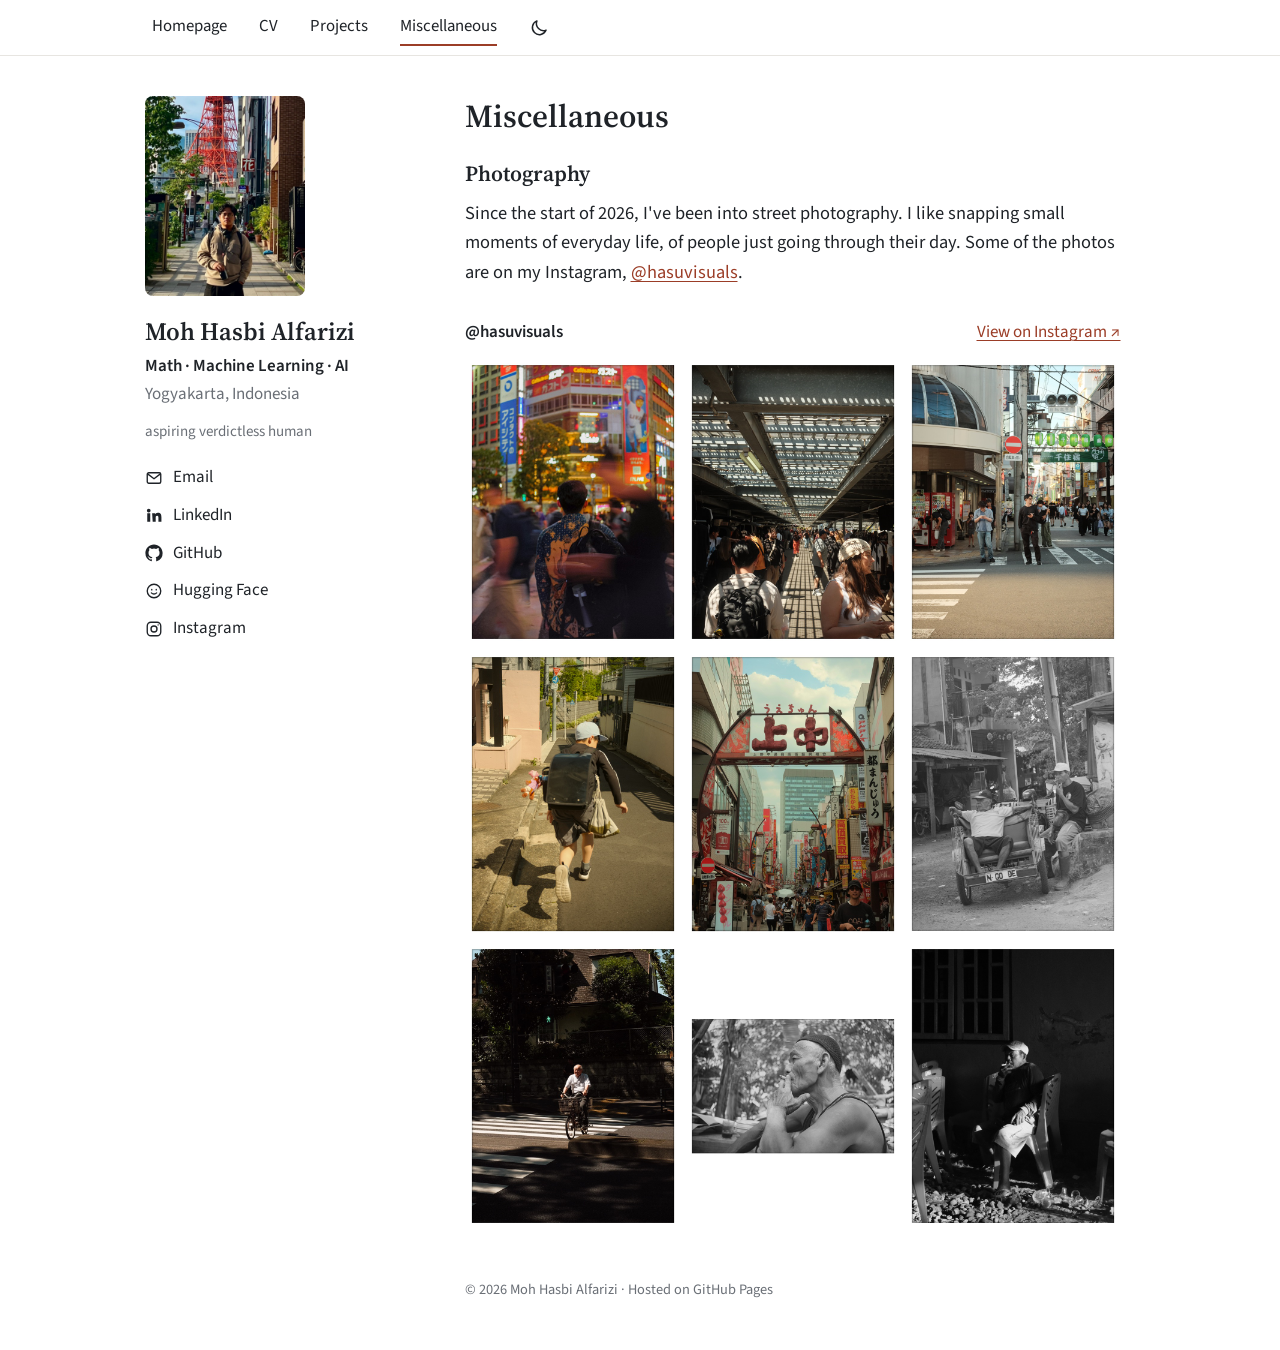
<file: misc.html>
<!doctype html>
<html lang="en">
<head>
  <meta charset="utf-8">
  <meta name="viewport" content="width=device-width, initial-scale=1">
  <title>Miscellaneous | Hasbi's Page</title>
  <meta name="description" content="Portfolio of Moh Hasbi Alfarizi, a Mathematics graduate from Universitas Gadjah Mada working on data, machine learning and AI.">
  <meta name="author" content="Moh Hasbi Alfarizi">
  <meta name="color-scheme" content="light dark">

  <link rel="icon" href="assets/img/favicon.svg" type="image/svg+xml">
  <link rel="preconnect" href="https://fonts.googleapis.com">
  <link rel="preconnect" href="https://fonts.gstatic.com" crossorigin>
  <link href="https://fonts.googleapis.com/css2?family=Source+Sans+3:wght@400;600&family=Source+Serif+4:opsz,wght@8..60,600&display=swap" rel="stylesheet">
  <link rel="stylesheet" href="assets/css/style.css?v=3">

  <!-- Apply the saved light/dark choice before the page paints -->
  <script>
    try {
      var t = localStorage.getItem("theme");
      if (t === "light" || t === "dark") document.documentElement.setAttribute("data-theme", t);
    } catch (e) {}
  </script>
</head>
<body>
  <!-- ============ NAVIGATION (top bar, same on every page) ============ -->
  <header class="site-nav">
    <nav class="nav-inner" aria-label="Main">
      <ul class="nav-links">
        <li><a href="index.html">Homepage</a></li>
        <li><a href="cv.html">CV</a></li>
        <li><a href="projects.html">Projects</a></li>
        <li><a href="misc.html" aria-current="page">Miscellaneous</a></li>
      </ul>
      <button class="theme-toggle" type="button" aria-label="Switch light/dark mode">
        <svg class="icon-moon" viewBox="0 0 24 24" aria-hidden="true"><path d="M20.5 14.5A8.5 8.5 0 0 1 9.5 3.5a8.5 8.5 0 1 0 11 11z"/></svg>
        <svg class="icon-sun" viewBox="0 0 24 24" aria-hidden="true"><circle cx="12" cy="12" r="4.5"/><path d="M12 2v2.5M12 19.5V22M2 12h2.5M19.5 12H22M4.9 4.9l1.8 1.8M17.3 17.3l1.8 1.8M4.9 19.1l1.8-1.8M17.3 6.7l1.8-1.8"/></svg>
      </button>
    </nav>
  </header>

  <div class="layout">

    <!-- ============ PROFILE (left column, same on every page) ============ -->
    <aside class="profile">
      <img class="photo" src="assets/img/profile.jpg?v=2" width="800" height="1000" alt="Portrait of Moh Hasbi Alfarizi">
      <p class="name">Moh Hasbi Alfarizi</p>
      <p class="role">Math · Machine Learning · AI</p>
      <p class="muted">Yogyakarta, Indonesia</p>
      <p class="status">aspiring verdictless human</p>

      <ul class="links">
        <li><a href="mailto:hasbialfrz61@gmail.com"><svg class="icon" viewBox="0 0 24 24" aria-hidden="true"><rect x="3" y="5" width="18" height="14" rx="2"/><path d="m3.5 6.5 8.5 6.5 8.5-6.5"/></svg>Email</a></li>
        <li><a href="https://www.linkedin.com/in/mhasbiarz" target="_blank" rel="noopener"><svg class="icon fill" viewBox="0 0 24 24" aria-hidden="true"><path d="M4.98 3.5a2.5 2.5 0 1 1 0 5 2.5 2.5 0 0 1 0-5zM3 9.5h4V21H3zM9.5 9.5h3.8v1.6h.05c.53-1 1.83-2.05 3.77-2.05 4.03 0 4.78 2.65 4.78 6.1V21h-4v-5.1c0-1.22-.02-2.78-1.7-2.78-1.7 0-1.95 1.32-1.95 2.69V21h-4z"/></svg>LinkedIn</a></li>
        <li><a href="https://github.com/Peanut2Butter9" target="_blank" rel="noopener"><svg class="icon fill" viewBox="0 0 24 24" aria-hidden="true"><path d="M12 .5C5.65.5.5 5.65.5 12a11.5 11.5 0 0 0 7.86 10.92c.58.1.79-.25.79-.56v-2c-3.2.7-3.87-1.37-3.87-1.37-.53-1.33-1.28-1.69-1.28-1.69-1.05-.71.08-.7.08-.7 1.15.08 1.76 1.19 1.76 1.19 1.03 1.76 2.7 1.25 3.36.96.1-.75.4-1.25.73-1.54-2.56-.29-5.24-1.28-5.24-5.69 0-1.26.45-2.29 1.18-3.1-.12-.29-.51-1.46.11-3.05 0 0 .97-.31 3.17 1.18a11 11 0 0 1 5.77 0c2.2-1.49 3.17-1.18 3.17-1.18.63 1.59.23 2.76.11 3.05.74.81 1.18 1.84 1.18 3.1 0 4.42-2.69 5.39-5.25 5.68.41.36.78 1.06.78 2.14v3.17c0 .31.21.67.8.56A11.5 11.5 0 0 0 23.5 12C23.5 5.65 18.35.5 12 .5z"/></svg>GitHub</a></li>
        <li><a href="https://huggingface.co/peanut2butter9" target="_blank" rel="noopener"><svg class="icon" viewBox="0 0 24 24" aria-hidden="true"><circle cx="12" cy="12" r="9"/><path d="M9 10v.5M15 10v.5M8.5 14.5c1.9 2 5.1 2 7 0"/></svg>Hugging Face</a></li>
        <li><a href="https://www.instagram.com/mhasbi_alfarizi/" target="_blank" rel="noopener"><svg class="icon" viewBox="0 0 24 24" aria-hidden="true"><rect x="3" y="3" width="18" height="18" rx="5"/><circle cx="12" cy="12" r="4"/><path d="M17.5 6.5v.01"/></svg>Instagram</a></li>
      </ul>
    </aside>

    <main class="content">

      <h1 class="page-title">Miscellaneous</h1>

      <!-- ============ PHOTOGRAPHY ============ -->
      <div class="article">
        <h2 class="misc-title">Photography</h2>
        <p class="lead">
          Since the start of 2026, I've been into street photography. I like snapping small moments of everyday
          life, of people just going through their day. Some of the photos are on my Instagram,
          <a href="https://www.instagram.com/hasuvisuals/" target="_blank" rel="noopener">@hasuvisuals</a>.
        </p>
      </div>

      <!-- ============ INSTAGRAM (@hasuvisuals) ============ -->
      <div class="insta">
        <div class="insta-head">
          <p class="insta-handle"><a href="https://www.instagram.com/hasuvisuals/" target="_blank" rel="noopener">@hasuvisuals</a></p>
          <a data-goatcounter-click="open-instagram-hasuvisuals" href="https://www.instagram.com/hasuvisuals/" target="_blank" rel="noopener">View on Instagram ↗</a>
        </div>
        <ul class="insta-grid">
          <li><a href="https://www.instagram.com/hasuvisuals/" target="_blank" rel="noopener"><img src="assets/img/photography/street-01.jpg" width="720" height="960" alt="A crowd crossing at Shibuya at night, one man standing still" loading="lazy"></a></li>
          <li><a href="https://www.instagram.com/hasuvisuals/" target="_blank" rel="noopener"><img src="assets/img/photography/street-02.jpg" width="720" height="960" alt="People walking under the roof of a covered walkway" loading="lazy"></a></li>
          <li><a href="https://www.instagram.com/hasuvisuals/" target="_blank" rel="noopener"><img src="assets/img/photography/street-03.jpg" width="720" height="960" alt="A street corner in Tokyo with people waiting to cross" loading="lazy"></a></li>
          <li><a href="https://www.instagram.com/hasuvisuals/" target="_blank" rel="noopener"><img src="assets/img/photography/street-04.jpg" width="720" height="960" alt="A schoolboy with a randoseru running up a quiet street" loading="lazy"></a></li>
          <li><a href="https://www.instagram.com/hasuvisuals/" target="_blank" rel="noopener"><img src="assets/img/photography/street-05.jpg" width="720" height="960" alt="A shopping street gate in Ueno with shoppers below" loading="lazy"></a></li>
          <li><a href="https://www.instagram.com/hasuvisuals/" target="_blank" rel="noopener"><img src="assets/img/photography/street-06.jpg" width="720" height="960" alt="Black and white: two men resting on a becak by the road" loading="lazy"></a></li>
          <li><a href="https://www.instagram.com/hasuvisuals/" target="_blank" rel="noopener"><img src="assets/img/photography/street-07.jpg" width="720" height="960" alt="A man cycling across a sunlit crossing" loading="lazy"></a></li>
          <li><a href="https://www.instagram.com/hasuvisuals/" target="_blank" rel="noopener"><img src="assets/img/photography/street-08.jpg" width="720" height="960" alt="Black and white portrait of an older man smoking" loading="lazy"></a></li>
          <li><a href="https://www.instagram.com/hasuvisuals/" target="_blank" rel="noopener"><img src="assets/img/photography/street-09.jpg" width="720" height="960" alt="Black and white: an older man sitting by a doorway" loading="lazy"></a></li>
        </ul>
      </div>

      <footer class="site-footer">
        <p>© 2026 Moh Hasbi Alfarizi · Hosted on GitHub Pages</p>
      </footer>
    </main>

  </div>

  <script src="assets/js/theme.js"></script>

  <!-- Visitor statistics (only visible in the GoatCounter dashboard) -->
  <script data-goatcounter="https://peanut2butter9.goatcounter.com/count" async src="https://gc.zgo.at/count.js"></script>
</body>
</html>
</file>
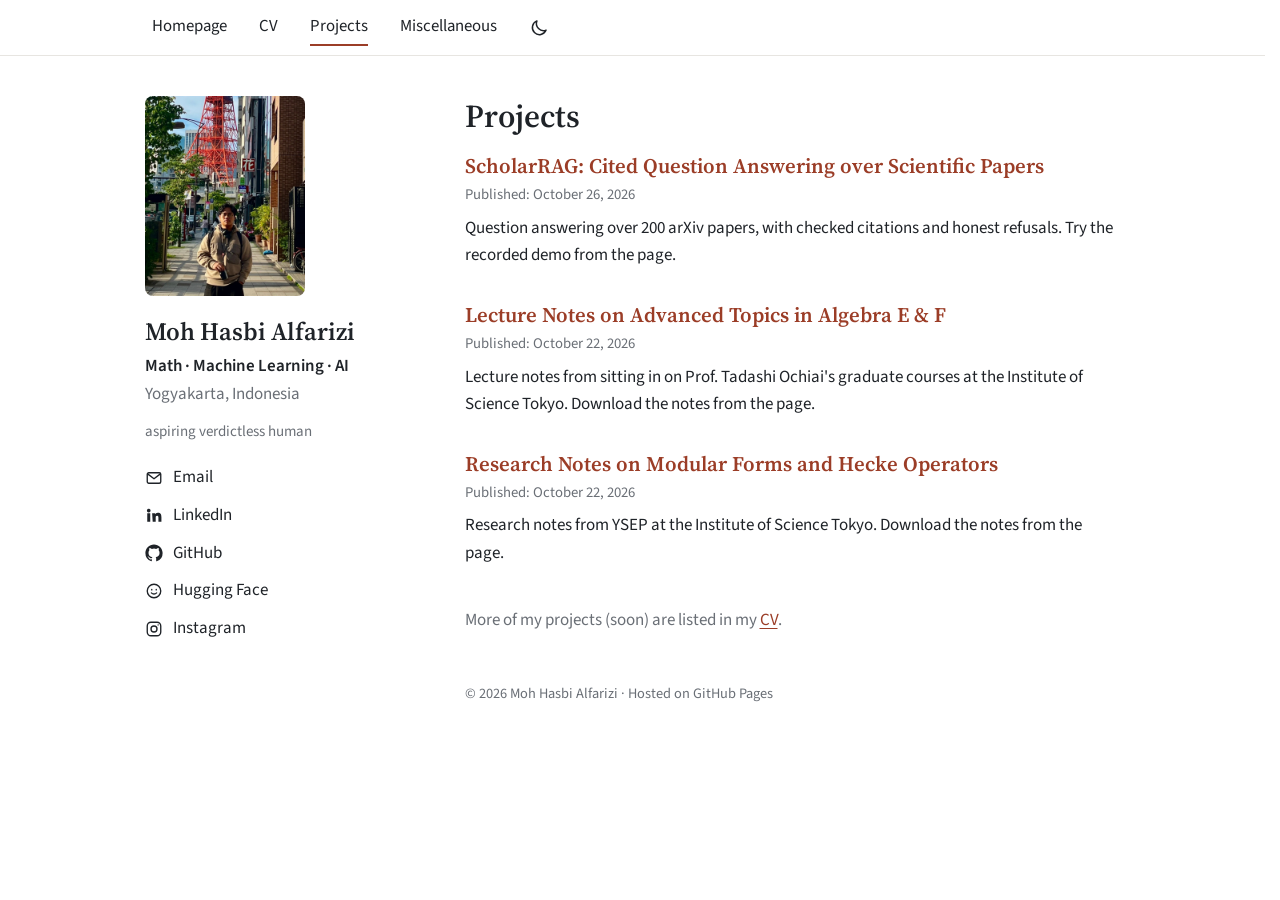
<file: projects.html>
<!doctype html>
<html lang="en">
<head>
  <meta charset="utf-8">
  <meta name="viewport" content="width=device-width, initial-scale=1">
  <title>Projects | Hasbi's Page</title>
  <meta name="description" content="Portfolio of Moh Hasbi Alfarizi, a Mathematics graduate from Universitas Gadjah Mada working on data, machine learning and AI.">
  <meta name="author" content="Moh Hasbi Alfarizi">
  <meta name="color-scheme" content="light dark">

  <link rel="icon" href="assets/img/favicon.svg" type="image/svg+xml">
  <link rel="preconnect" href="https://fonts.googleapis.com">
  <link rel="preconnect" href="https://fonts.gstatic.com" crossorigin>
  <link href="https://fonts.googleapis.com/css2?family=Source+Sans+3:wght@400;600&family=Source+Serif+4:opsz,wght@8..60,600&display=swap" rel="stylesheet">
  <link rel="stylesheet" href="assets/css/style.css?v=3">

  <!-- Apply the saved light/dark choice before the page paints -->
  <script>
    try {
      var t = localStorage.getItem("theme");
      if (t === "light" || t === "dark") document.documentElement.setAttribute("data-theme", t);
    } catch (e) {}
  </script>
</head>
<body>
  <!-- ============ NAVIGATION (top bar, same on every page) ============ -->
  <header class="site-nav">
    <nav class="nav-inner" aria-label="Main">
      <ul class="nav-links">
        <li><a href="index.html">Homepage</a></li>
        <li><a href="cv.html">CV</a></li>
        <li><a href="projects.html" aria-current="page">Projects</a></li>
        <li><a href="misc.html">Miscellaneous</a></li>
      </ul>
      <button class="theme-toggle" type="button" aria-label="Switch light/dark mode">
        <svg class="icon-moon" viewBox="0 0 24 24" aria-hidden="true"><path d="M20.5 14.5A8.5 8.5 0 0 1 9.5 3.5a8.5 8.5 0 1 0 11 11z"/></svg>
        <svg class="icon-sun" viewBox="0 0 24 24" aria-hidden="true"><circle cx="12" cy="12" r="4.5"/><path d="M12 2v2.5M12 19.5V22M2 12h2.5M19.5 12H22M4.9 4.9l1.8 1.8M17.3 17.3l1.8 1.8M4.9 19.1l1.8-1.8M17.3 6.7l1.8-1.8"/></svg>
      </button>
    </nav>
  </header>

  <div class="layout">

    <!-- ============ PROFILE (left column, same on every page) ============ -->
    <aside class="profile">
      <img class="photo" src="assets/img/profile.jpg?v=2" width="800" height="1000" alt="Portrait of Moh Hasbi Alfarizi">
      <p class="name">Moh Hasbi Alfarizi</p>
      <p class="role">Math · Machine Learning · AI</p>
      <p class="muted">Yogyakarta, Indonesia</p>
      <p class="status">aspiring verdictless human</p>

      <ul class="links">
        <li><a href="mailto:hasbialfrz61@gmail.com"><svg class="icon" viewBox="0 0 24 24" aria-hidden="true"><rect x="3" y="5" width="18" height="14" rx="2"/><path d="m3.5 6.5 8.5 6.5 8.5-6.5"/></svg>Email</a></li>
        <li><a href="https://www.linkedin.com/in/mhasbiarz" target="_blank" rel="noopener"><svg class="icon fill" viewBox="0 0 24 24" aria-hidden="true"><path d="M4.98 3.5a2.5 2.5 0 1 1 0 5 2.5 2.5 0 0 1 0-5zM3 9.5h4V21H3zM9.5 9.5h3.8v1.6h.05c.53-1 1.83-2.05 3.77-2.05 4.03 0 4.78 2.65 4.78 6.1V21h-4v-5.1c0-1.22-.02-2.78-1.7-2.78-1.7 0-1.95 1.32-1.95 2.69V21h-4z"/></svg>LinkedIn</a></li>
        <li><a href="https://github.com/Peanut2Butter9" target="_blank" rel="noopener"><svg class="icon fill" viewBox="0 0 24 24" aria-hidden="true"><path d="M12 .5C5.65.5.5 5.65.5 12a11.5 11.5 0 0 0 7.86 10.92c.58.1.79-.25.79-.56v-2c-3.2.7-3.87-1.37-3.87-1.37-.53-1.33-1.28-1.69-1.28-1.69-1.05-.71.08-.7.08-.7 1.15.08 1.76 1.19 1.76 1.19 1.03 1.76 2.7 1.25 3.36.96.1-.75.4-1.25.73-1.54-2.56-.29-5.24-1.28-5.24-5.69 0-1.26.45-2.29 1.18-3.1-.12-.29-.51-1.46.11-3.05 0 0 .97-.31 3.17 1.18a11 11 0 0 1 5.77 0c2.2-1.49 3.17-1.18 3.17-1.18.63 1.59.23 2.76.11 3.05.74.81 1.18 1.84 1.18 3.1 0 4.42-2.69 5.39-5.25 5.68.41.36.78 1.06.78 2.14v3.17c0 .31.21.67.8.56A11.5 11.5 0 0 0 23.5 12C23.5 5.65 18.35.5 12 .5z"/></svg>GitHub</a></li>
        <li><a href="https://huggingface.co/peanut2butter9" target="_blank" rel="noopener"><svg class="icon" viewBox="0 0 24 24" aria-hidden="true"><circle cx="12" cy="12" r="9"/><path d="M9 10v.5M15 10v.5M8.5 14.5c1.9 2 5.1 2 7 0"/></svg>Hugging Face</a></li>
        <li><a href="https://www.instagram.com/mhasbi_alfarizi/" target="_blank" rel="noopener"><svg class="icon" viewBox="0 0 24 24" aria-hidden="true"><rect x="3" y="3" width="18" height="18" rx="5"/><circle cx="12" cy="12" r="4"/><path d="M17.5 6.5v.01"/></svg>Instagram</a></li>
      </ul>
    </aside>

    <main class="content">

      <h1 class="page-title">Projects</h1>

      <!-- ============ PROJECT LIST (newest first) ============ -->
      <ul class="post-list">
        <li class="post">
          <h2 class="post-title"><a href="projects/scholarrag.html">ScholarRAG: Cited Question Answering over Scientific Papers</a></h2>
          <p class="post-meta">Published: October 26, 2026</p>
          <p>Question answering over 200 arXiv papers, with checked citations and honest refusals. Try the recorded demo from the page.</p>
        </li>
        <li class="post">
          <h2 class="post-title"><a href="projects/advanced-topics-in-algebra-notes.html">Lecture Notes on Advanced Topics in Algebra E &amp; F</a></h2>
          <p class="post-meta">Published: October 22, 2026</p>
          <p>Lecture notes from sitting in on Prof. Tadashi Ochiai's graduate courses at the Institute of Science Tokyo. Download the notes from the page.</p>
        </li>
        <li class="post">
          <h2 class="post-title"><a href="projects/modular-forms-research-notes.html">Research Notes on Modular Forms and Hecke Operators</a></h2>
          <p class="post-meta">Published: October 22, 2026</p>
          <p>Research notes from YSEP at the Institute of Science Tokyo. Download the notes from the page.</p>
        </li>
      </ul>

      <p class="muted more-note">More of my projects (soon) are listed in my <a href="cv.html#projects">CV</a>.</p>

      <footer class="site-footer">
        <p>© 2026 Moh Hasbi Alfarizi · Hosted on GitHub Pages</p>
      </footer>
    </main>

  </div>

  <script src="assets/js/theme.js"></script>

  <!-- Visitor statistics (only visible in the GoatCounter dashboard) -->
  <script data-goatcounter="https://peanut2butter9.goatcounter.com/count" async src="https://gc.zgo.at/count.js"></script>
</body>
</html>
</file>
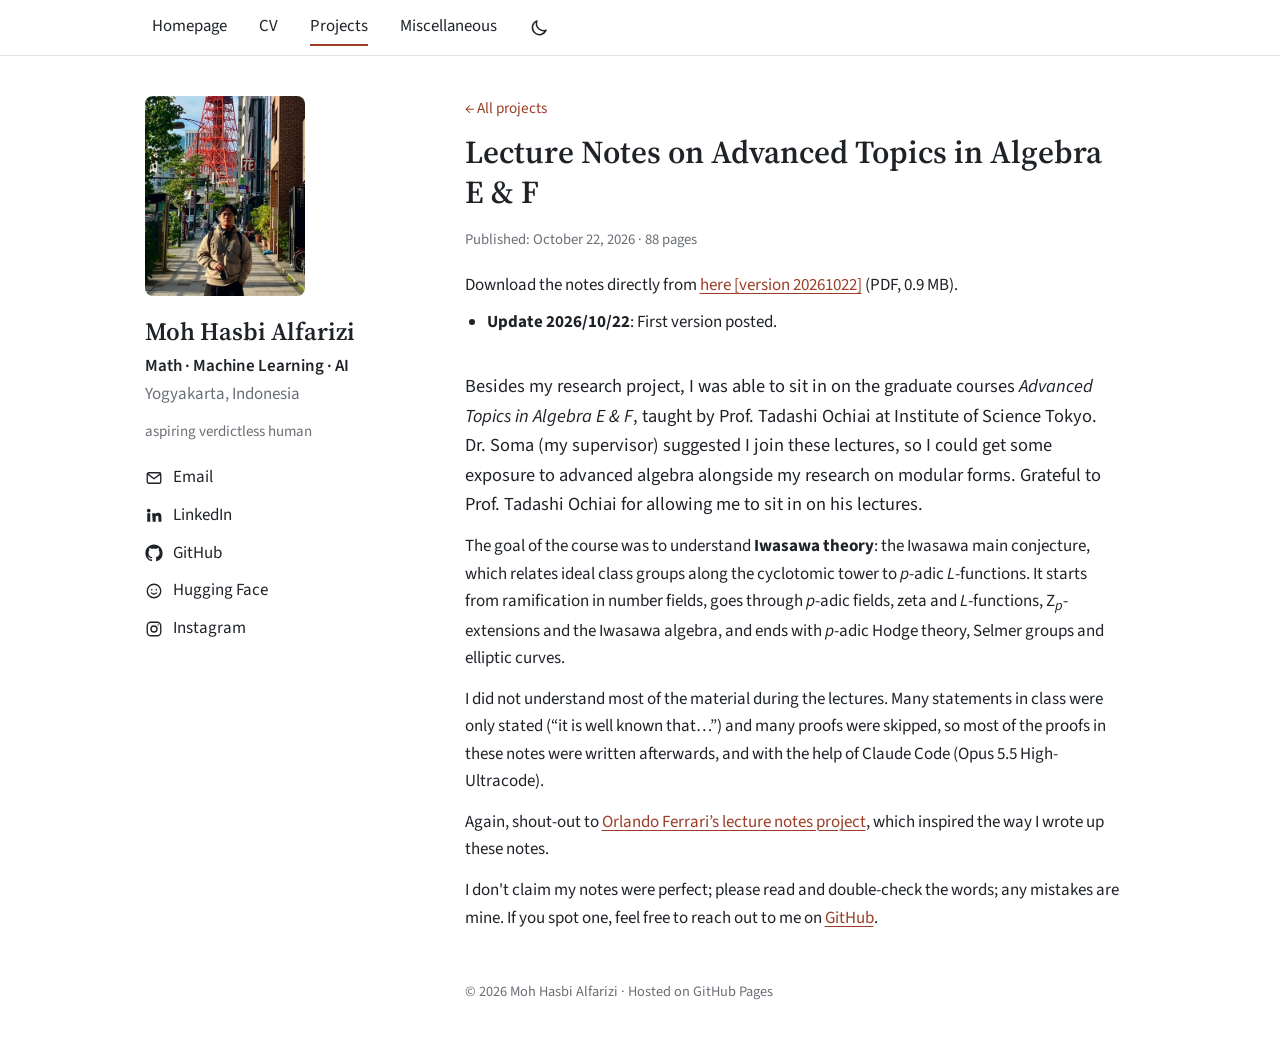
<file: projects/advanced-topics-in-algebra-notes.html>
<!doctype html>
<html lang="en">
<head>
  <meta charset="utf-8">
  <meta name="viewport" content="width=device-width, initial-scale=1">
  <title>Lecture Notes on Advanced Topics in Algebra E &amp; F | Hasbi's Page</title>
  <meta name="description" content="Portfolio of Moh Hasbi Alfarizi, a Mathematics graduate from Universitas Gadjah Mada working on data, machine learning and AI.">
  <meta name="author" content="Moh Hasbi Alfarizi">
  <meta name="color-scheme" content="light dark">

  <link rel="icon" href="../assets/img/favicon.svg" type="image/svg+xml">
  <link rel="preconnect" href="https://fonts.googleapis.com">
  <link rel="preconnect" href="https://fonts.gstatic.com" crossorigin>
  <link href="https://fonts.googleapis.com/css2?family=Source+Sans+3:wght@400;600&family=Source+Serif+4:opsz,wght@8..60,600&display=swap" rel="stylesheet">
  <link rel="stylesheet" href="../assets/css/style.css?v=3">

  <!-- Apply the saved light/dark choice before the page paints -->
  <script>
    try {
      var t = localStorage.getItem("theme");
      if (t === "light" || t === "dark") document.documentElement.setAttribute("data-theme", t);
    } catch (e) {}
  </script>
</head>
<body>
  <!-- ============ NAVIGATION (top bar, same on every page) ============ -->
  <header class="site-nav">
    <nav class="nav-inner" aria-label="Main">
      <ul class="nav-links">
        <li><a href="../index.html">Homepage</a></li>
        <li><a href="../cv.html">CV</a></li>
        <li><a href="../projects.html" aria-current="page">Projects</a></li>
        <li><a href="../misc.html">Miscellaneous</a></li>
      </ul>
      <button class="theme-toggle" type="button" aria-label="Switch light/dark mode">
        <svg class="icon-moon" viewBox="0 0 24 24" aria-hidden="true"><path d="M20.5 14.5A8.5 8.5 0 0 1 9.5 3.5a8.5 8.5 0 1 0 11 11z"/></svg>
        <svg class="icon-sun" viewBox="0 0 24 24" aria-hidden="true"><circle cx="12" cy="12" r="4.5"/><path d="M12 2v2.5M12 19.5V22M2 12h2.5M19.5 12H22M4.9 4.9l1.8 1.8M17.3 17.3l1.8 1.8M4.9 19.1l1.8-1.8M17.3 6.7l1.8-1.8"/></svg>
      </button>
    </nav>
  </header>

  <div class="layout">

    <!-- ============ PROFILE (left column, same on every page) ============ -->
    <aside class="profile">
      <img class="photo" src="../assets/img/profile.jpg?v=2" width="800" height="1000" alt="Portrait of Moh Hasbi Alfarizi">
      <p class="name">Moh Hasbi Alfarizi</p>
      <p class="role">Math · Machine Learning · AI</p>
      <p class="muted">Yogyakarta, Indonesia</p>
      <p class="status">aspiring verdictless human</p>

      <ul class="links">
        <li><a href="mailto:hasbialfrz61@gmail.com"><svg class="icon" viewBox="0 0 24 24" aria-hidden="true"><rect x="3" y="5" width="18" height="14" rx="2"/><path d="m3.5 6.5 8.5 6.5 8.5-6.5"/></svg>Email</a></li>
        <li><a href="https://www.linkedin.com/in/mhasbiarz" target="_blank" rel="noopener"><svg class="icon fill" viewBox="0 0 24 24" aria-hidden="true"><path d="M4.98 3.5a2.5 2.5 0 1 1 0 5 2.5 2.5 0 0 1 0-5zM3 9.5h4V21H3zM9.5 9.5h3.8v1.6h.05c.53-1 1.83-2.05 3.77-2.05 4.03 0 4.78 2.65 4.78 6.1V21h-4v-5.1c0-1.22-.02-2.78-1.7-2.78-1.7 0-1.95 1.32-1.95 2.69V21h-4z"/></svg>LinkedIn</a></li>
        <li><a href="https://github.com/Peanut2Butter9" target="_blank" rel="noopener"><svg class="icon fill" viewBox="0 0 24 24" aria-hidden="true"><path d="M12 .5C5.65.5.5 5.65.5 12a11.5 11.5 0 0 0 7.86 10.92c.58.1.79-.25.79-.56v-2c-3.2.7-3.87-1.37-3.87-1.37-.53-1.33-1.28-1.69-1.28-1.69-1.05-.71.08-.7.08-.7 1.15.08 1.76 1.19 1.76 1.19 1.03 1.76 2.7 1.25 3.36.96.1-.75.4-1.25.73-1.54-2.56-.29-5.24-1.28-5.24-5.69 0-1.26.45-2.29 1.18-3.1-.12-.29-.51-1.46.11-3.05 0 0 .97-.31 3.17 1.18a11 11 0 0 1 5.77 0c2.2-1.49 3.17-1.18 3.17-1.18.63 1.59.23 2.76.11 3.05.74.81 1.18 1.84 1.18 3.1 0 4.42-2.69 5.39-5.25 5.68.41.36.78 1.06.78 2.14v3.17c0 .31.21.67.8.56A11.5 11.5 0 0 0 23.5 12C23.5 5.65 18.35.5 12 .5z"/></svg>GitHub</a></li>
        <li><a href="https://huggingface.co/peanut2butter9" target="_blank" rel="noopener"><svg class="icon" viewBox="0 0 24 24" aria-hidden="true"><circle cx="12" cy="12" r="9"/><path d="M9 10v.5M15 10v.5M8.5 14.5c1.9 2 5.1 2 7 0"/></svg>Hugging Face</a></li>
        <li><a href="https://www.instagram.com/mhasbi_alfarizi/" target="_blank" rel="noopener"><svg class="icon" viewBox="0 0 24 24" aria-hidden="true"><rect x="3" y="3" width="18" height="18" rx="5"/><circle cx="12" cy="12" r="4"/><path d="M17.5 6.5v.01"/></svg>Instagram</a></li>
      </ul>
    </aside>

    <main class="content">

      <p class="back-link"><a href="../projects.html">← All projects</a></p>

      <!-- ============ PAGE TITLE ============ -->
      <h1 class="page-title">Lecture Notes on Advanced Topics in Algebra E &amp; F</h1>
      <p class="post-meta">Published: October 22, 2026 · 88 pages</p>
      <p class="download">Download the notes directly from <a data-goatcounter-click="download-advanced-algebra-notes" href="../assets/projects/advanced-algebra/AdvTopicsAlgebra-LectureNotes.pdf" target="_blank" rel="noopener">here [version 20261022]</a> (PDF, 0.9 MB).</p>
      <ul class="update-log">
        <li><strong>Update 2026/10/22</strong>: First version posted.</li>
      </ul>

      <article class="article">

        <!-- ============ ABOUT THE NOTES ============ -->
        <p class="lead">
          Besides my research project, I was able to sit in on the
          graduate courses <em>Advanced Topics in Algebra E &amp; F</em>, taught by Prof. Tadashi Ochiai at
          Institute of Science Tokyo. Dr. Soma (my supervisor) suggested I join these lectures, so I could get some exposure to
          advanced algebra alongside my research on modular forms. Grateful to Prof. Tadashi Ochiai for allowing me to sit in on his lectures.
        </p>
        <p>
          The goal of the course was to understand <strong>Iwasawa theory</strong>: the Iwasawa main conjecture,
          which relates ideal class groups along the cyclotomic tower to <em>p</em>-adic <em>L</em>-functions.
          It starts from ramification in number fields, goes through <em>p</em>-adic fields, zeta and
          <em>L</em>-functions, Z<sub><em>p</em></sub>-extensions and the Iwasawa algebra, and ends with
          <em>p</em>-adic Hodge theory, Selmer groups and elliptic curves.
        </p>
        <p>
          I did not understand most of the material during the lectures. Many statements in class were
          only stated (“it is well known that…”) and many proofs were skipped, so most of the proofs in these
          notes were written afterwards, and with the help of Claude Code (Opus 5.5 High-Ultracode).
        </p>
        <p>
          Again, shout-out to <a href="https://orlandoferrari.github.io" target="_blank" rel="noopener">Orlando Ferrari’s lecture notes project</a>,
          which inspired the way I wrote up these notes.
        </p>
        <p>
          I don't claim my notes were perfect; please read and double-check the words; any mistakes are mine.
          If you spot one, feel free to reach out to me on
          <a href="https://github.com/Peanut2Butter9" target="_blank" rel="noopener">GitHub</a>.
        </p>

        <!-- ============ THANK YOU ============ -->

      </article>

      <footer class="site-footer">
        <p>© 2026 Moh Hasbi Alfarizi · Hosted on GitHub Pages</p>
      </footer>
    </main>

  </div>

  <script src="../assets/js/theme.js"></script>

  <!-- Visitor statistics (only visible in the GoatCounter dashboard) -->
  <script data-goatcounter="https://peanut2butter9.goatcounter.com/count" async src="https://gc.zgo.at/count.js"></script>
</body>
</html>
</file>
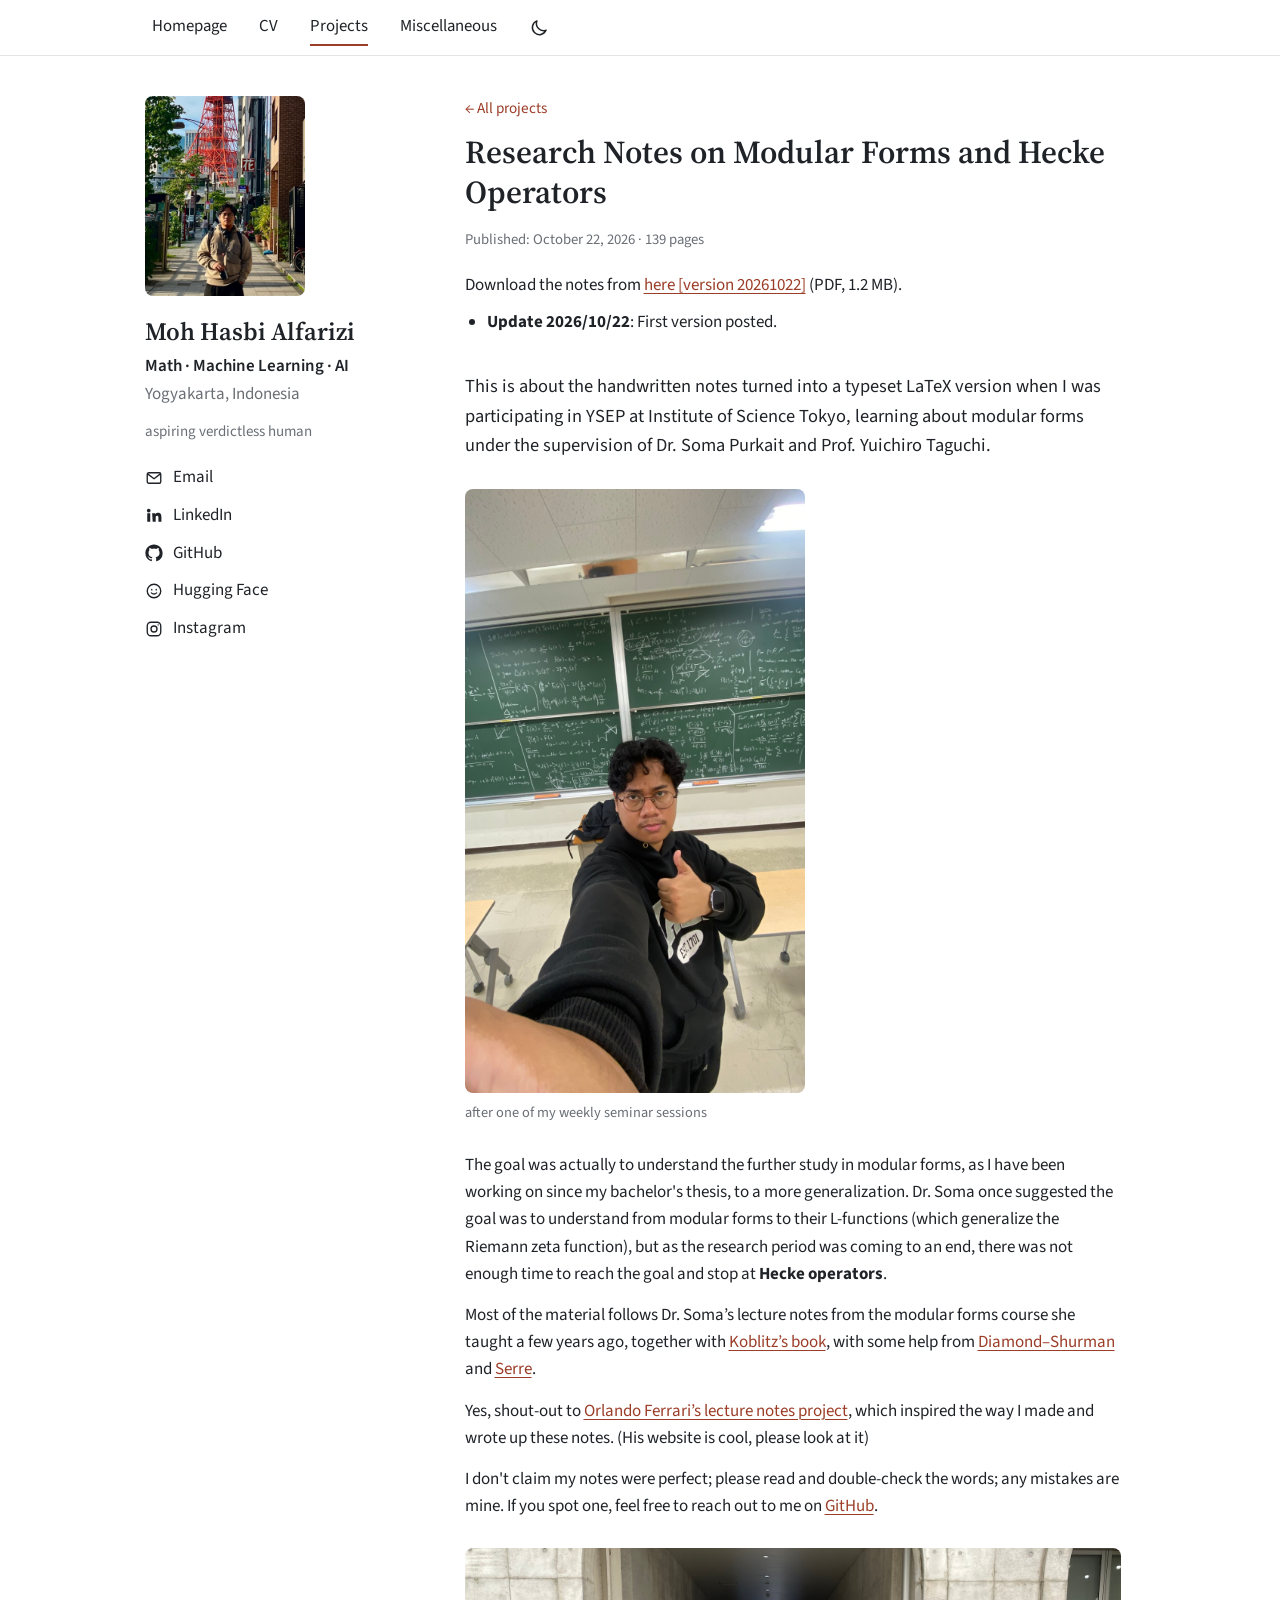
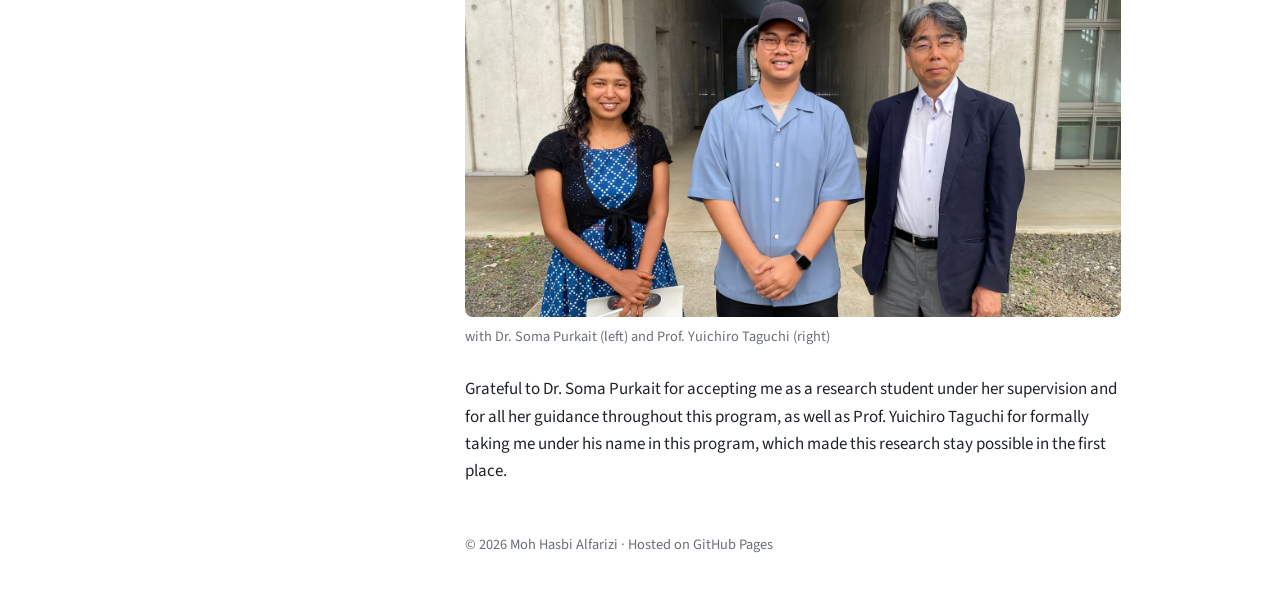
<file: projects/modular-forms-research-notes.html>
<!doctype html>
<html lang="en">
<head>
  <meta charset="utf-8">
  <meta name="viewport" content="width=device-width, initial-scale=1">
  <title>Research Notes on Modular Forms and Hecke Operators | Hasbi's Page</title>
  <meta name="description" content="Portfolio of Moh Hasbi Alfarizi, a Mathematics graduate from Universitas Gadjah Mada working on data, machine learning and AI.">
  <meta name="author" content="Moh Hasbi Alfarizi">
  <meta name="color-scheme" content="light dark">

  <link rel="icon" href="../assets/img/favicon.svg" type="image/svg+xml">
  <link rel="preconnect" href="https://fonts.googleapis.com">
  <link rel="preconnect" href="https://fonts.gstatic.com" crossorigin>
  <link href="https://fonts.googleapis.com/css2?family=Source+Sans+3:wght@400;600&family=Source+Serif+4:opsz,wght@8..60,600&display=swap" rel="stylesheet">
  <link rel="stylesheet" href="../assets/css/style.css?v=3">

  <!-- Apply the saved light/dark choice before the page paints -->
  <script>
    try {
      var t = localStorage.getItem("theme");
      if (t === "light" || t === "dark") document.documentElement.setAttribute("data-theme", t);
    } catch (e) {}
  </script>
</head>
<body>
  <!-- ============ NAVIGATION (top bar, same on every page) ============ -->
  <header class="site-nav">
    <nav class="nav-inner" aria-label="Main">
      <ul class="nav-links">
        <li><a href="../index.html">Homepage</a></li>
        <li><a href="../cv.html">CV</a></li>
        <li><a href="../projects.html" aria-current="page">Projects</a></li>
        <li><a href="../misc.html">Miscellaneous</a></li>
      </ul>
      <button class="theme-toggle" type="button" aria-label="Switch light/dark mode">
        <svg class="icon-moon" viewBox="0 0 24 24" aria-hidden="true"><path d="M20.5 14.5A8.5 8.5 0 0 1 9.5 3.5a8.5 8.5 0 1 0 11 11z"/></svg>
        <svg class="icon-sun" viewBox="0 0 24 24" aria-hidden="true"><circle cx="12" cy="12" r="4.5"/><path d="M12 2v2.5M12 19.5V22M2 12h2.5M19.5 12H22M4.9 4.9l1.8 1.8M17.3 17.3l1.8 1.8M4.9 19.1l1.8-1.8M17.3 6.7l1.8-1.8"/></svg>
      </button>
    </nav>
  </header>

  <div class="layout">

    <!-- ============ PROFILE (left column, same on every page) ============ -->
    <aside class="profile">
      <img class="photo" src="../assets/img/profile.jpg?v=2" width="800" height="1000" alt="Portrait of Moh Hasbi Alfarizi">
      <p class="name">Moh Hasbi Alfarizi</p>
      <p class="role">Math · Machine Learning · AI</p>
      <p class="muted">Yogyakarta, Indonesia</p>
      <p class="status">aspiring verdictless human</p>

      <ul class="links">
        <li><a href="mailto:hasbialfrz61@gmail.com"><svg class="icon" viewBox="0 0 24 24" aria-hidden="true"><rect x="3" y="5" width="18" height="14" rx="2"/><path d="m3.5 6.5 8.5 6.5 8.5-6.5"/></svg>Email</a></li>
        <li><a href="https://www.linkedin.com/in/mhasbiarz" target="_blank" rel="noopener"><svg class="icon fill" viewBox="0 0 24 24" aria-hidden="true"><path d="M4.98 3.5a2.5 2.5 0 1 1 0 5 2.5 2.5 0 0 1 0-5zM3 9.5h4V21H3zM9.5 9.5h3.8v1.6h.05c.53-1 1.83-2.05 3.77-2.05 4.03 0 4.78 2.65 4.78 6.1V21h-4v-5.1c0-1.22-.02-2.78-1.7-2.78-1.7 0-1.95 1.32-1.95 2.69V21h-4z"/></svg>LinkedIn</a></li>
        <li><a href="https://github.com/Peanut2Butter9" target="_blank" rel="noopener"><svg class="icon fill" viewBox="0 0 24 24" aria-hidden="true"><path d="M12 .5C5.65.5.5 5.65.5 12a11.5 11.5 0 0 0 7.86 10.92c.58.1.79-.25.79-.56v-2c-3.2.7-3.87-1.37-3.87-1.37-.53-1.33-1.28-1.69-1.28-1.69-1.05-.71.08-.7.08-.7 1.15.08 1.76 1.19 1.76 1.19 1.03 1.76 2.7 1.25 3.36.96.1-.75.4-1.25.73-1.54-2.56-.29-5.24-1.28-5.24-5.69 0-1.26.45-2.29 1.18-3.1-.12-.29-.51-1.46.11-3.05 0 0 .97-.31 3.17 1.18a11 11 0 0 1 5.77 0c2.2-1.49 3.17-1.18 3.17-1.18.63 1.59.23 2.76.11 3.05.74.81 1.18 1.84 1.18 3.1 0 4.42-2.69 5.39-5.25 5.68.41.36.78 1.06.78 2.14v3.17c0 .31.21.67.8.56A11.5 11.5 0 0 0 23.5 12C23.5 5.65 18.35.5 12 .5z"/></svg>GitHub</a></li>
        <li><a href="https://huggingface.co/peanut2butter9" target="_blank" rel="noopener"><svg class="icon" viewBox="0 0 24 24" aria-hidden="true"><circle cx="12" cy="12" r="9"/><path d="M9 10v.5M15 10v.5M8.5 14.5c1.9 2 5.1 2 7 0"/></svg>Hugging Face</a></li>
        <li><a href="https://www.instagram.com/mhasbi_alfarizi/" target="_blank" rel="noopener"><svg class="icon" viewBox="0 0 24 24" aria-hidden="true"><rect x="3" y="3" width="18" height="18" rx="5"/><circle cx="12" cy="12" r="4"/><path d="M17.5 6.5v.01"/></svg>Instagram</a></li>
      </ul>
    </aside>

    <main class="content">

      <p class="back-link"><a href="../projects.html">← All projects</a></p>

      <!-- ============ PAGE TITLE ============ -->
      <h1 class="page-title">Research Notes on Modular Forms and Hecke Operators</h1>
      <p class="post-meta">Published: October 22, 2026 · 139 pages</p>
      <p class="download">Download the notes from <a data-goatcounter-click="download-modular-forms-notes" href="../assets/projects/modular-forms/ModularForms-ResearchNotes.pdf" target="_blank" rel="noopener">here [version 20261022]</a> (PDF, 1.2 MB).</p>
      <ul class="update-log">
        <li><strong>Update 2026/10/22</strong>: First version posted.</li>
      </ul>

      <article class="article">

        <!-- ============ ABOUT THE NOTES ============ -->
        <p class="lead">
          This is about the handwritten notes turned into a typeset LaTeX version when I was participating in YSEP at
          Institute of Science Tokyo, learning about modular forms under the supervision of Dr. Soma Purkait
          and Prof. Yuichiro Taguchi.
        </p>

        <figure class="photo-figure portrait">
          <img src="../assets/projects/modular-forms/seminar-whiteboard.jpg" width="900" height="1600" alt="Hasbi giving a thumbs up in front of blackboards full of modular forms calculations">
          <figcaption>after one of my weekly seminar sessions</figcaption>
        </figure>

        <!-- <h2>What’s inside</h2> -->
        <p>
          The goal was actually to understand the further study in modular forms, as I have been working on since my bachelor's thesis, to a more generalization. Dr. Soma once suggested the goal
          was to understand from modular forms to their L-functions (which generalize the Riemann zeta function), but as the research period was
          coming to an end, there was not enough time to reach the goal and stop at <strong>Hecke operators</strong>.
        </p>
        <p>
          Most of the material follows Dr. Soma’s lecture notes from the modular forms course she taught a
          few years ago, together with <a href="https://link.springer.com/book/10.1007/978-1-4612-0909-6" target="_blank" rel="noopener">Koblitz’s book</a>, with some help from <a href="https://link.springer.com/book/10.1007/978-0-387-27226-9" target="_blank" rel="noopener">Diamond–Shurman</a> and <a href="https://link.springer.com/book/10.1007/978-1-4684-9884-4" target="_blank" rel="noopener">Serre</a>.
        </p>

        <!-- <h2>Why start with the zeta function and elliptic curves?</h2>
        <p>
          Honestly, the original plan was more ambitious: go from modular forms to their <em>L</em>-functions,
          and from elliptic curves to the modularity theorem. The first two chapters were my warm-up for that.
          The research period ended before I got there, so the notes stop at Hecke operators. Maybe next time!
        </p> -->

        <!-- <h2>How these notes were made</h2>
        <p>
          In my handwritten notes, a lot of things were only announced (“we can show…”, “exactly like in the
          book”) and some proofs were left blank. I filled most of them in afterwards. Typing the handwriting
          into LaTeX, along with several of the proofs and corrections, was done with the help of Claude Code.
          While reading, you will find two kinds of boxes:
        </p>
        <ul>
          <li><strong>Notes</strong> make precise the things that were vague or left implicit in my handwriting;</li>
          <li><strong>Correction</strong> boxes point out where my handwritten notes had a slip, and what the correct statement is.</li>
        </ul>
        -->
        <p>
          Yes, shout-out to <a href="https://orlandoferrari.github.io" target="_blank" rel="noopener">Orlando Ferrari’s lecture notes project</a>,
          which inspired the way I made and wrote up these notes. (His website is cool, please look at it)
        </p>
        <p>
          I don't claim my notes were perfect; please read and double-check the words; any mistakes are mine.
          If you spot one, feel free to reach out to me on
          <a href="https://github.com/Peanut2Butter9" target="_blank" rel="noopener">GitHub</a>.
        </p>

        <!-- ============ THANK YOU ============ -->
        <!-- <h2>Thank you</h2> -->
        <figure class="photo-figure">
          <img src="../assets/projects/modular-forms/with-supervisors.jpg" width="1600" height="900" alt="Dr. Soma Purkait, Hasbi and Prof. Yuichiro Taguchi standing together outside a building">
          <figcaption>with Dr. Soma Purkait (left) and Prof. Yuichiro Taguchi (right)</figcaption>
        </figure>
        <p>
          Grateful to Dr. Soma Purkait for accepting me as a research student under her supervision
          and for all her guidance throughout this program, as well as Prof. Yuichiro Taguchi
          for formally taking me under his name in this program, which made this research stay possible in
          the first place.
        </p>

      </article>

      <footer class="site-footer">
        <p>© 2026 Moh Hasbi Alfarizi · Hosted on GitHub Pages</p>
      </footer>
    </main>

  </div>

  <script src="../assets/js/theme.js"></script>

  <!-- Visitor statistics (only visible in the GoatCounter dashboard) -->
  <script data-goatcounter="https://peanut2butter9.goatcounter.com/count" async src="https://gc.zgo.at/count.js"></script>
</body>
</html>
</file>
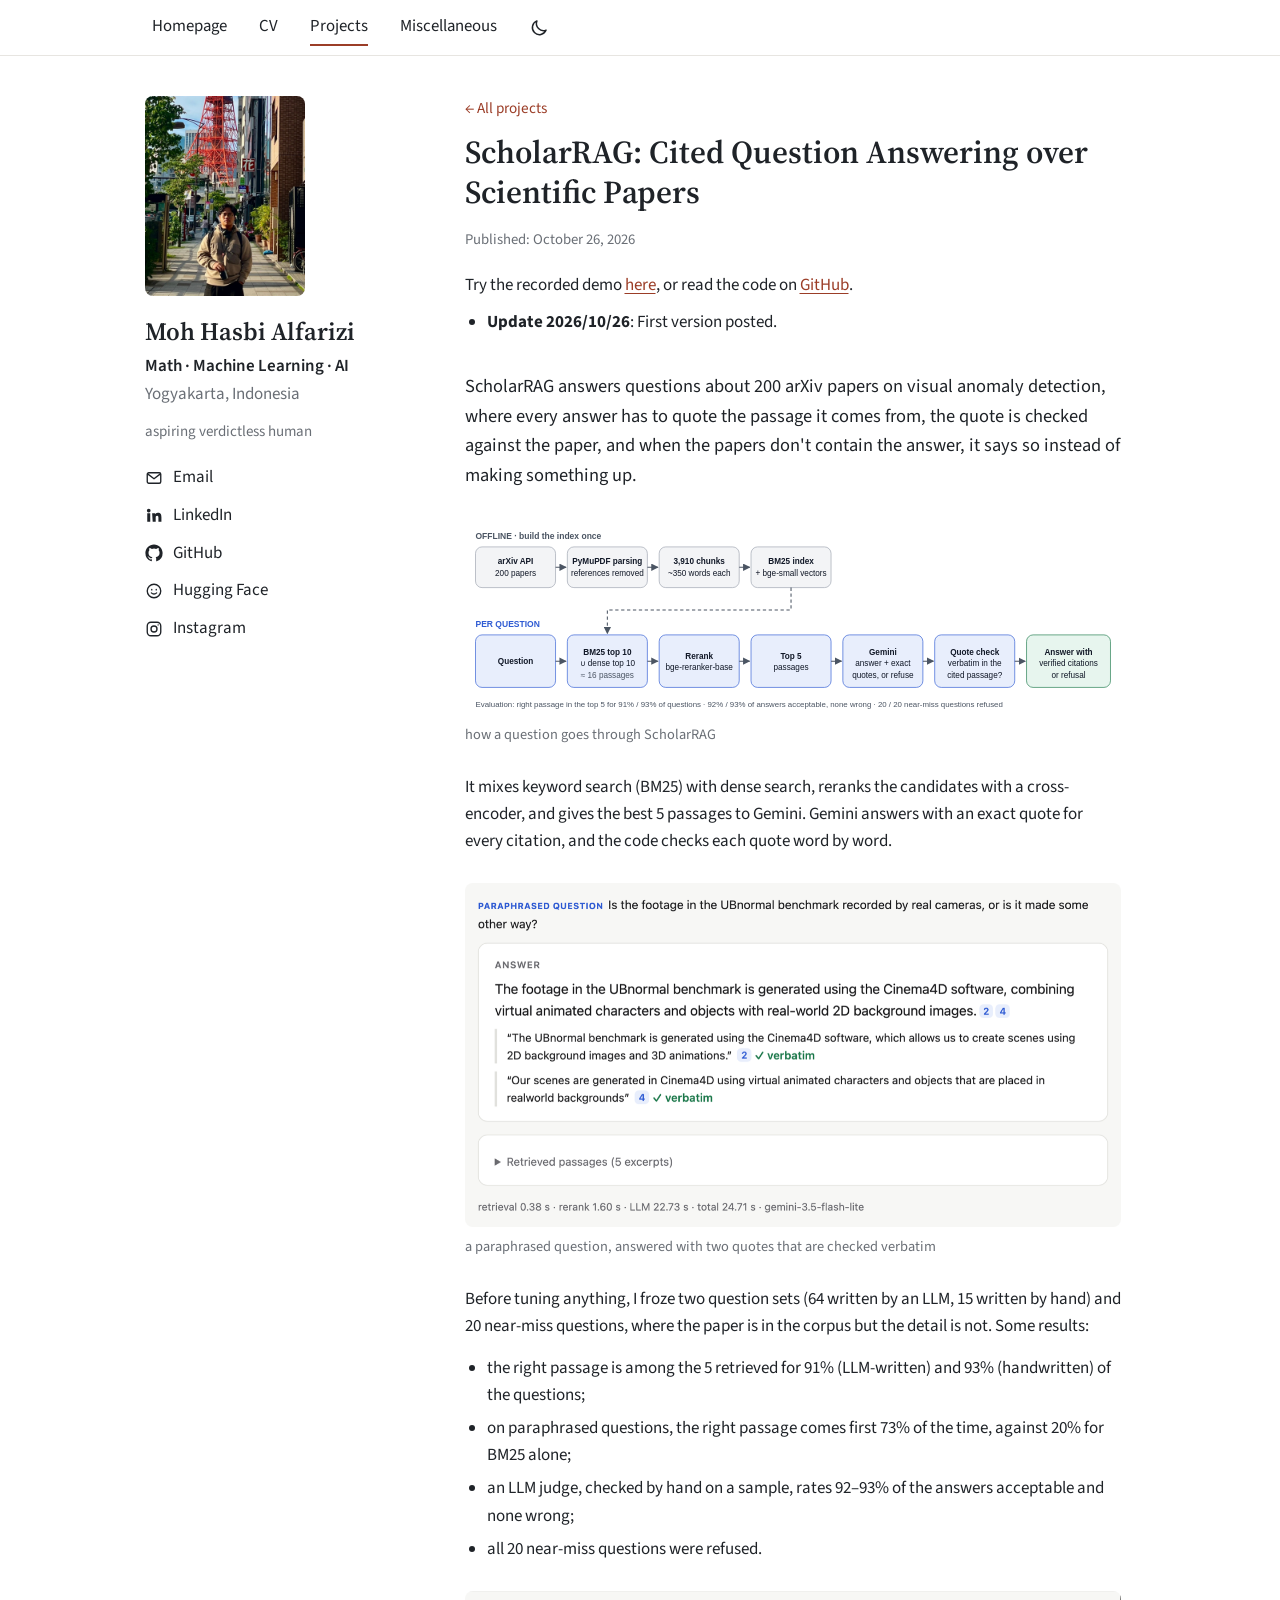
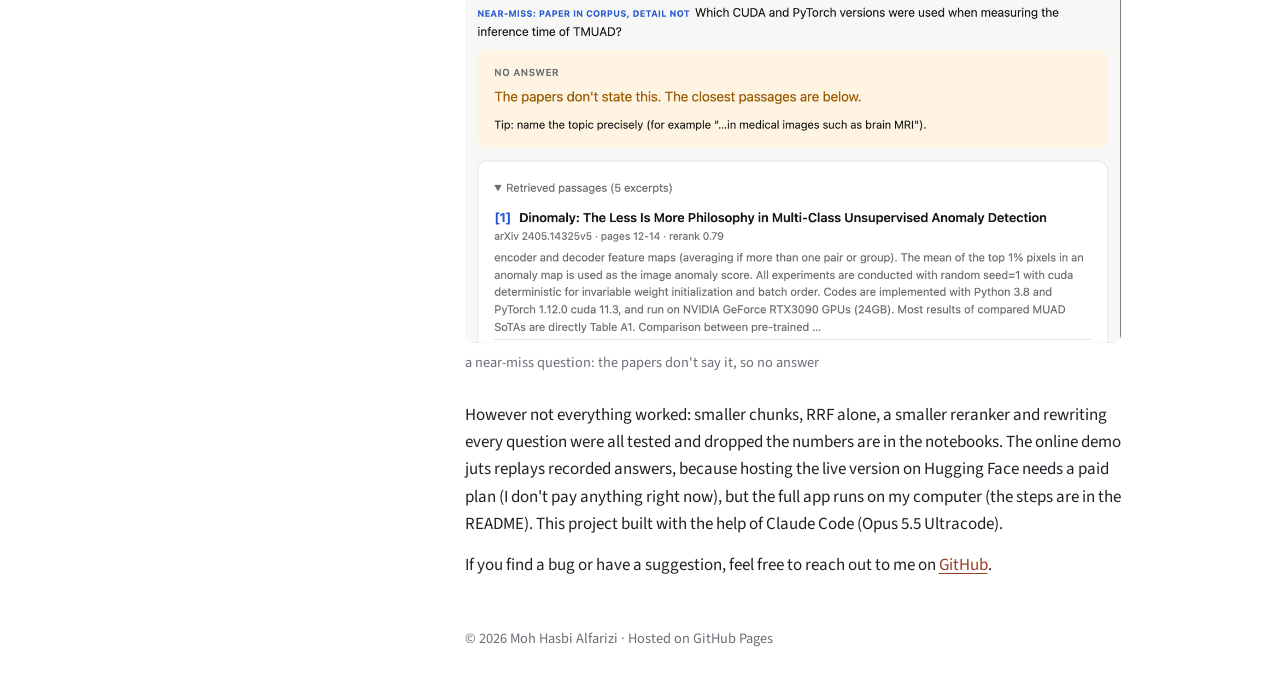
<file: projects/scholarrag.html>
<!doctype html>
<html lang="en">
<head>
  <meta charset="utf-8">
  <meta name="viewport" content="width=device-width, initial-scale=1">
  <title>ScholarRAG: Cited Question Answering over Scientific Papers | Hasbi's Page</title>
  <meta name="description" content="Portfolio of Moh Hasbi Alfarizi, a Mathematics graduate from Universitas Gadjah Mada working on data, machine learning and AI.">
  <meta name="author" content="Moh Hasbi Alfarizi">
  <meta name="color-scheme" content="light dark">

  <link rel="icon" href="../assets/img/favicon.svg" type="image/svg+xml">
  <link rel="preconnect" href="https://fonts.googleapis.com">
  <link rel="preconnect" href="https://fonts.gstatic.com" crossorigin>
  <link href="https://fonts.googleapis.com/css2?family=Source+Sans+3:wght@400;600&family=Source+Serif+4:opsz,wght@8..60,600&display=swap" rel="stylesheet">
  <link rel="stylesheet" href="../assets/css/style.css?v=3">

  <!-- Apply the saved light/dark choice before the page paints -->
  <script>
    try {
      var t = localStorage.getItem("theme");
      if (t === "light" || t === "dark") document.documentElement.setAttribute("data-theme", t);
    } catch (e) {}
  </script>
</head>
<body>
  <!-- ============ NAVIGATION (top bar, same on every page) ============ -->
  <header class="site-nav">
    <nav class="nav-inner" aria-label="Main">
      <ul class="nav-links">
        <li><a href="../index.html">Homepage</a></li>
        <li><a href="../cv.html">CV</a></li>
        <li><a href="../projects.html" aria-current="page">Projects</a></li>
        <li><a href="../misc.html">Miscellaneous</a></li>
      </ul>
      <button class="theme-toggle" type="button" aria-label="Switch light/dark mode">
        <svg class="icon-moon" viewBox="0 0 24 24" aria-hidden="true"><path d="M20.5 14.5A8.5 8.5 0 0 1 9.5 3.5a8.5 8.5 0 1 0 11 11z"/></svg>
        <svg class="icon-sun" viewBox="0 0 24 24" aria-hidden="true"><circle cx="12" cy="12" r="4.5"/><path d="M12 2v2.5M12 19.5V22M2 12h2.5M19.5 12H22M4.9 4.9l1.8 1.8M17.3 17.3l1.8 1.8M4.9 19.1l1.8-1.8M17.3 6.7l1.8-1.8"/></svg>
      </button>
    </nav>
  </header>

  <div class="layout">

    <!-- ============ PROFILE (left column, same on every page) ============ -->
    <aside class="profile">
      <img class="photo" src="../assets/img/profile.jpg?v=2" width="800" height="1000" alt="Portrait of Moh Hasbi Alfarizi">
      <p class="name">Moh Hasbi Alfarizi</p>
      <p class="role">Math · Machine Learning · AI</p>
      <p class="muted">Yogyakarta, Indonesia</p>
      <p class="status">aspiring verdictless human</p>

      <ul class="links">
        <li><a href="mailto:hasbialfrz61@gmail.com"><svg class="icon" viewBox="0 0 24 24" aria-hidden="true"><rect x="3" y="5" width="18" height="14" rx="2"/><path d="m3.5 6.5 8.5 6.5 8.5-6.5"/></svg>Email</a></li>
        <li><a href="https://www.linkedin.com/in/mhasbiarz" target="_blank" rel="noopener"><svg class="icon fill" viewBox="0 0 24 24" aria-hidden="true"><path d="M4.98 3.5a2.5 2.5 0 1 1 0 5 2.5 2.5 0 0 1 0-5zM3 9.5h4V21H3zM9.5 9.5h3.8v1.6h.05c.53-1 1.83-2.05 3.77-2.05 4.03 0 4.78 2.65 4.78 6.1V21h-4v-5.1c0-1.22-.02-2.78-1.7-2.78-1.7 0-1.95 1.32-1.95 2.69V21h-4z"/></svg>LinkedIn</a></li>
        <li><a href="https://github.com/Peanut2Butter9" target="_blank" rel="noopener"><svg class="icon fill" viewBox="0 0 24 24" aria-hidden="true"><path d="M12 .5C5.65.5.5 5.65.5 12a11.5 11.5 0 0 0 7.86 10.92c.58.1.79-.25.79-.56v-2c-3.2.7-3.87-1.37-3.87-1.37-.53-1.33-1.28-1.69-1.28-1.69-1.05-.71.08-.7.08-.7 1.15.08 1.76 1.19 1.76 1.19 1.03 1.76 2.7 1.25 3.36.96.1-.75.4-1.25.73-1.54-2.56-.29-5.24-1.28-5.24-5.69 0-1.26.45-2.29 1.18-3.1-.12-.29-.51-1.46.11-3.05 0 0 .97-.31 3.17 1.18a11 11 0 0 1 5.77 0c2.2-1.49 3.17-1.18 3.17-1.18.63 1.59.23 2.76.11 3.05.74.81 1.18 1.84 1.18 3.1 0 4.42-2.69 5.39-5.25 5.68.41.36.78 1.06.78 2.14v3.17c0 .31.21.67.8.56A11.5 11.5 0 0 0 23.5 12C23.5 5.65 18.35.5 12 .5z"/></svg>GitHub</a></li>
        <li><a href="https://huggingface.co/peanut2butter9" target="_blank" rel="noopener"><svg class="icon" viewBox="0 0 24 24" aria-hidden="true"><circle cx="12" cy="12" r="9"/><path d="M9 10v.5M15 10v.5M8.5 14.5c1.9 2 5.1 2 7 0"/></svg>Hugging Face</a></li>
        <li><a href="https://www.instagram.com/mhasbi_alfarizi/" target="_blank" rel="noopener"><svg class="icon" viewBox="0 0 24 24" aria-hidden="true"><rect x="3" y="3" width="18" height="18" rx="5"/><circle cx="12" cy="12" r="4"/><path d="M17.5 6.5v.01"/></svg>Instagram</a></li>
      </ul>
    </aside>

    <main class="content">

      <p class="back-link"><a href="../projects.html">← All projects</a></p>

      <!-- ============ PAGE TITLE ============ -->
      <h1 class="page-title">ScholarRAG: Cited Question Answering over Scientific Papers</h1>
      <p class="post-meta">Published: October 26, 2026</p>
      <p class="download">Try the recorded demo <a data-goatcounter-click="open-scholarrag-demo" href="https://huggingface.co/spaces/peanut2butter9/scholarrag" target="_blank" rel="noopener">here</a>, or read the code on <a data-goatcounter-click="open-scholarrag-github" href="https://github.com/Peanut2Butter9/scholar-rag" target="_blank" rel="noopener">GitHub</a>.</p>
      <ul class="update-log">
        <li><strong>Update 2026/10/26</strong>: First version posted.</li>
      </ul>

      <article class="article">

        <!-- ============ ABOUT THE PROJECT ============ -->
        <p class="lead">
          ScholarRAG answers questions about 200 arXiv papers on visual anomaly detection, where every answer has to
          quote the passage it comes from, the quote is checked against the paper, and when the papers don't
          contain the answer, it says so instead of making something up.
        </p>

        <figure class="photo-figure">
          <img src="../assets/projects/scholarrag/architecture.svg" width="1000" height="300" alt="Pipeline: papers are split into passages and indexed with BM25 and dense embeddings; a question retrieves passages from both, a reranker keeps the best five, and Gemini answers with quotes that are checked in code">
          <figcaption>how a question goes through ScholarRAG</figcaption>
        </figure>

        <p>
          It mixes keyword search (BM25) with dense search, reranks the candidates with a cross-encoder, and
          gives the best 5 passages to Gemini. Gemini answers with an exact quote for every citation, and the
          code checks each quote word by word.
        </p>

        <figure class="photo-figure">
          <img src="../assets/projects/scholarrag/demo-answer.png" width="1200" height="629" alt="A paraphrased question about the UBnormal benchmark, answered with two quotes, each marked verbatim">
          <figcaption>a paraphrased question, answered with two quotes that are checked verbatim</figcaption>
        </figure>

        <p>
          Before tuning anything, I froze two question sets (64 written by an LLM, 15 written by hand) and 20
          near-miss questions, where the paper is in the corpus but the detail is not. Some results:
        </p>
        <ul>
          <li>the right passage is among the 5 retrieved for 91% (LLM-written) and 93% (handwritten) of the questions;</li>
          <li>on paraphrased questions, the right passage comes first 73% of the time, against 20% for BM25 alone;</li>
          <li>an LLM judge, checked by hand on a sample, rates 92–93% of the answers acceptable and none wrong;</li>
          <li>all 20 near-miss questions were refused.</li>
        </ul>

        <figure class="photo-figure">
          <img src="../assets/projects/scholarrag/demo-refusal.png" width="1200" height="644" alt="A near-miss question about CUDA and PyTorch versions for TMUAD, answered with: the papers don't state this">
          <figcaption>a near-miss question: the papers don't say it, so no answer</figcaption>
        </figure>

        <p>
          However not everything worked: smaller chunks, RRF alone, a smaller reranker and rewriting every question were
          all tested and dropped the numbers are in the notebooks. The online demo juts replays recorded answers,
          because hosting the live version on Hugging Face needs a paid plan (I don't pay anything right now), but the full app runs on my computer
          (the steps are in the README). This project built with the help of Claude Code (Opus 5.5 Ultracode).
        </p>
        <p>
          If you find a bug or have a suggestion, feel free to reach out to me on
          <a href="https://github.com/Peanut2Butter9" target="_blank" rel="noopener">GitHub</a>.
        </p>

      </article>

      <footer class="site-footer">
        <p>© 2026 Moh Hasbi Alfarizi · Hosted on GitHub Pages</p>
      </footer>
    </main>

  </div>

  <script src="../assets/js/theme.js"></script>

  <!-- Visitor statistics (only visible in the GoatCounter dashboard) -->
  <script data-goatcounter="https://peanut2butter9.goatcounter.com/count" async src="https://gc.zgo.at/count.js"></script>
</body>
</html>
</file>
<file: assets/css/style.css>
/* ==========================================================
   Colors and fonts live here. Change --accent to restyle the site.
   ========================================================== */
:root {
  --bg: #ffffff;
  --text: #1f2328;
  --muted: #6a6f76;
  --border: #e7e5e1;
  --accent: #9b3d27;
  --nav-bg: #ffffff;

  --serif: "Source Serif 4", Georgia, "Times New Roman", serif;
  --sans: "Source Sans 3", system-ui, -apple-system, "Segoe UI", sans-serif;
  --nav-h: 56px;
}

/* Dark colors, used when the visitor's system is in dark mode
   (unless they picked light with the button)... */
@media (prefers-color-scheme: dark) {
  :root:not([data-theme="light"]) {
    --bg: #161514;
    --text: #e9e7e3;
    --muted: #a29e98;
    --border: #2d2b28;
    --accent: #e59a82;
    --nav-bg: #252321;
  }
}

/* ...or when they pick dark with the button. Keep these two blocks the same. */
:root[data-theme="dark"] {
  --bg: #161514;
  --text: #e9e7e3;
  --muted: #a29e98;
  --border: #2d2b28;
  --accent: #e59a82;
  --nav-bg: #252321;
  color-scheme: dark;
}
:root[data-theme="light"] { color-scheme: light; }

/* ==========================================================
   Base
   ========================================================== */
*, *::before, *::after { box-sizing: border-box; }

html { scroll-behavior: smooth; scroll-padding-top: calc(var(--nav-h) + 16px); scrollbar-gutter: stable; -webkit-text-size-adjust: 100%; }

body {
  margin: 0;
  padding-top: var(--nav-h);
  background: var(--bg);
  color: var(--text);
  font-family: var(--sans);
  font-size: 17px;
  line-height: 1.6;
  -webkit-font-smoothing: antialiased;
}

img { max-width: 100%; display: block; }
a { color: var(--accent); text-decoration: underline; text-decoration-thickness: 1px; text-underline-offset: 3px; }
a:hover { text-decoration-thickness: 2px; }
h1, h2, h3 { margin: 0; line-height: 1.25; }
p { margin: 0; }
ul, ol { margin: 0; padding: 0; }
:focus-visible { outline: 2px solid var(--accent); outline-offset: 3px; }
.muted { color: var(--muted); }

/* ==========================================================
   Top navigation bar (stays at the top while scrolling)
   ========================================================== */
.site-nav {
  position: fixed; top: 0; left: 0; right: 0; z-index: 20;
  height: var(--nav-h);
  background: var(--nav-bg);
  border-bottom: 1px solid var(--border);
}
.nav-inner {
  max-width: 1040px; height: 100%;
  margin: 0 auto; padding: 0 32px;
  display: flex; align-items: center;
}
.nav-links {
  list-style: none; display: flex; gap: 32px;
  overflow-x: auto; scrollbar-width: none;
}
.nav-links::-webkit-scrollbar { display: none; }
.nav-links a {
  display: block; padding: 4px 0;
  color: var(--text); text-decoration: none; white-space: nowrap;
  font-size: 1.05rem; border-bottom: 2px solid transparent;
}
.nav-links a:hover { color: var(--accent); }
.nav-links a[aria-current="page"] { border-bottom-color: var(--accent); }

/* Light/dark button, right after the menu */
.theme-toggle {
  flex-shrink: 0; margin-left: 24px;
  width: 36px; height: 36px; border-radius: 50%;
  display: grid; place-items: center;
  background: none; color: var(--text);
  border: 0; cursor: pointer;
}
.theme-toggle:hover { color: var(--accent); }
.theme-toggle svg { width: 20px; height: 20px; fill: none; stroke: currentColor; stroke-width: 1.8; stroke-linecap: round; stroke-linejoin: round; }

/* Show the moon in light mode and the sun in dark mode */
.theme-toggle .icon-sun { display: none; }
:root[data-theme="dark"] .theme-toggle .icon-sun { display: block; }
:root[data-theme="dark"] .theme-toggle .icon-moon { display: none; }
@media (prefers-color-scheme: dark) {
  :root:not([data-theme="light"]) .theme-toggle .icon-sun { display: block; }
  :root:not([data-theme="light"]) .theme-toggle .icon-moon { display: none; }
}

/* ==========================================================
   Layout: profile on the left, content on the right
   ========================================================== */
.layout {
  max-width: 1040px;
  margin: 0 auto;
  padding: 0 32px;
  display: grid;
  grid-template-columns: 240px minmax(0, 1fr);
  gap: 80px;
}

/* ---- Profile column ---- */
.profile { position: sticky; top: var(--nav-h); align-self: start; padding: 40px 0; }

.photo {
  width: 160px; height: auto; aspect-ratio: 4 / 5; object-fit: cover;
  border-radius: 8px; margin-bottom: 20px;
}
.profile .name { font-family: var(--serif); font-size: 1.55rem; font-weight: 600; line-height: 1.25; }
.role { margin-top: 8px; font-weight: 600; line-height: 1.4; }
.profile .muted { margin-top: 2px; }
.status { margin-top: 12px; color: var(--muted); font-size: 0.94rem; }

.links { list-style: none; margin-top: 20px; display: grid; gap: 6px; }
.links a { display: inline-flex; align-items: center; gap: 10px; color: var(--text); text-decoration: none; }
.links a:hover { color: var(--accent); }
.links .icon {
  width: 18px; height: 18px; flex-shrink: 0;
  fill: none; stroke: currentColor; stroke-width: 1.8; stroke-linecap: round; stroke-linejoin: round;
}
.links .icon.fill { fill: currentColor; stroke: none; }

.toc {
  margin-top: 28px; padding-top: 20px;
  border-top: 1px solid var(--border);
  display: grid; gap: 2px;
}
.toc a { color: var(--muted); text-decoration: none; font-size: 0.95rem; }
.toc a:hover { color: var(--text); }

/* ---- Content column ---- */
.content { padding: 40px 0 48px; min-width: 0; }

.page-title { font-family: var(--serif); font-size: 2rem; font-weight: 600; margin-bottom: 16px; }
.pdf-note { margin-bottom: 40px; }
.placeholder { color: var(--muted); font-style: italic; margin-bottom: 8px; }

.content section { padding-bottom: 48px; margin-bottom: 48px; border-bottom: 1px solid var(--border); }
.content section:last-of-type { border-bottom: 0; margin-bottom: 0; }

.content h2 { font-family: var(--serif); font-size: 1.5rem; font-weight: 600; margin-bottom: 24px; }
.content h2.subhead { margin-top: 48px; }

#about p + p { margin-top: 16px; }
.lead { font-size: 1.15rem; }

.focus-list { list-style: none; margin-top: 28px; display: grid; gap: 14px; }
.focus-list h3 { font-size: 1rem; font-weight: 600; }
.focus-list p { color: var(--muted); }

/* ---- Entries: experience, leadership, education ---- */
.timeline { list-style: none; display: grid; gap: 32px; }

.entry {
  display: grid;
  grid-template-columns: minmax(0, 1fr) auto;
  grid-template-areas: "body meta";
  column-gap: 24px;
}
.entry-body { grid-area: body; }
.entry-meta {
  grid-area: meta;
  display: flex; flex-direction: column;
  text-align: right; white-space: nowrap;
  color: var(--muted); font-size: 0.92rem;
  font-variant-numeric: tabular-nums;
}
.entry-body h3 { font-size: 1.05rem; font-weight: 600; }
.org { color: var(--muted); margin-top: 2px; }
.entry-body > p:not(.org) { margin-top: 8px; }
.entry-body > ul:not(.tags) { margin-top: 10px; padding-left: 20px; }
.entry-body > ul:not(.tags) li + li { margin-top: 4px; }

/* Tags shown as one quiet line: Python · SQL · ... */
.tags { list-style: none; margin-top: 10px; display: flex; flex-wrap: wrap; color: var(--muted); font-size: 0.9rem; }
.tags li:not(:last-child)::after { content: "·"; margin: 0 8px; }

/* ---- Projects ---- */
.project-list { display: grid; gap: 36px; }
.kicker { color: var(--muted); font-size: 0.85rem; text-transform: uppercase; letter-spacing: 0.06em; }
.project h3 { font-size: 1.1rem; font-weight: 600; margin: 4px 0 8px; }
.project-links { margin-top: 10px; font-weight: 600; }
.project-links .sep { margin: 0 8px; color: var(--muted); font-weight: 400; }

/* ---- Awards ---- */
.awards { list-style: none; display: grid; gap: 16px; }
.awards li { display: grid; grid-template-columns: 52px minmax(0, 1fr); gap: 16px; }
.awards .year { color: var(--muted); font-variant-numeric: tabular-nums; }
.awards h3 { font-size: 1rem; font-weight: 600; }
.awards p { color: var(--muted); }

/* ---- Skills ---- */
.skills { margin: 0; display: grid; gap: 12px; }
.skill-group { display: grid; grid-template-columns: 150px minmax(0, 1fr); gap: 16px; }
.skill-group dt { font-weight: 600; }
.skill-group dd { margin: 0; }

/* ---- Post lists: Projects page and Latest Updates on the homepage ---- */
.post-list { list-style: none; display: grid; gap: 32px; }
.content .post-title { font-family: var(--serif); font-size: 1.3rem; font-weight: 600; line-height: 1.3; margin: 0; }
.post-title a { text-decoration: none; }
.post-title a:hover { text-decoration: underline; }
.post-meta { color: var(--muted); font-size: 0.92rem; margin: 4px 0 8px; }
.post-meta .tag { font-weight: 600; text-decoration: none; text-transform: uppercase; letter-spacing: 0.04em; font-size: 0.82rem; }
.content h2.updates-title { margin-top: 48px; margin-bottom: 20px; }
.more-note { margin-top: 40px; }

/* ---- Single project page ---- */
.back-link { margin-bottom: 12px; font-size: 0.95rem; }
.back-link a { text-decoration: none; }
.download { margin-top: 20px; }
.update-log { margin: 10px 0 36px; padding-left: 22px; }
.update-log li + li { margin-top: 4px; }

.article p + p, .article p + ul, .article ul + p { margin-top: 14px; }
.article ul { padding-left: 22px; margin-top: 12px; }
.article li + li { margin-top: 6px; }
.content .article h2 { font-size: 1.35rem; margin: 40px 0 12px; }

.photo-figure { margin: 28px 0; }
.photo-figure img { width: 100%; height: auto; border-radius: 8px; }
.photo-figure.portrait img { max-width: 340px; }
.photo-figure figcaption { color: var(--muted); font-size: 0.9rem; margin-top: 8px; }

/* Homepage: Honkan photo on the left, About Me text on the right */
.intro { display: grid; grid-template-columns: minmax(0, 260px) minmax(0, 1fr); gap: 32px; align-items: start; margin-top: 20px; }
.intro .photo-figure { margin: 0; }
.intro .photo-figure.portrait img { max-width: 100%; }
.intro .lead { font-size: 1.08rem; }

/* ---- Homepage "Lately" and Miscellaneous ---- */
.content .article h2.misc-title { margin-top: 24px; }

/* A small row of three photos */
.photo-row { list-style: none; display: grid; grid-template-columns: repeat(3, 1fr); gap: 6px; max-width: 420px; padding: 0; margin: 0; }
.photo-figure .photo-row img { aspect-ratio: 3 / 4; object-fit: cover; border-radius: 4px; }
.photo-row a:hover img { opacity: 0.85; }

/* Instagram-style grid of photos */
.insta { margin-top: 32px; }
.insta-head { display: flex; justify-content: space-between; align-items: baseline; gap: 12px; margin-bottom: 12px; }
.insta-handle { font-weight: 600; }
.insta-handle a { color: var(--text); text-decoration: none; }
.insta-grid { list-style: none; display: grid; grid-template-columns: repeat(3, 1fr); gap: 4px; }
.insta-grid img { width: 100%; height: auto; aspect-ratio: 3 / 4; object-fit: cover; }
.insta-grid a:hover img { opacity: 0.85; }

.site-footer { color: var(--muted); font-size: 0.9rem; margin-top: 48px; }

/* ==========================================================
   Short laptop screens: let the profile scroll with the page
   ========================================================== */
@media (max-height: 760px) {
  .profile { position: static; }
}

/* ==========================================================
   Tablets and phones: profile on top, content below
   ========================================================== */
@media (max-width: 860px) {
  .nav-inner { padding: 0 24px; }
  .layout { grid-template-columns: 1fr; gap: 0; padding: 0 24px; }
  .profile { position: static; padding: 32px 0; border-bottom: 1px solid var(--border); }
  .photo { width: 140px; }
  .links { display: flex; flex-wrap: wrap; gap: 8px 20px; }
  .toc { display: none; }
  .content { padding-top: 40px; }
}

@media (max-width: 560px) {
  .nav-inner { padding: 0 16px; }
  .nav-links { gap: 18px; }
  .nav-links a { font-size: 0.98rem; }
  .theme-toggle { margin-left: auto; }
  .layout { padding: 0 16px; }
  .entry { grid-template-columns: 1fr; grid-template-areas: "meta" "body"; }
  .entry-meta { flex-direction: row; flex-wrap: wrap; gap: 0 12px; text-align: left; white-space: normal; margin-bottom: 2px; }
  .skill-group { grid-template-columns: 1fr; gap: 0; }
  .content section { padding-bottom: 40px; margin-bottom: 40px; }
  .intro { grid-template-columns: 1fr; gap: 24px; }
  .intro .photo-figure.portrait img { max-width: 340px; }
}

@media (prefers-reduced-motion: reduce) {
  html { scroll-behavior: auto; }
}
</file>
